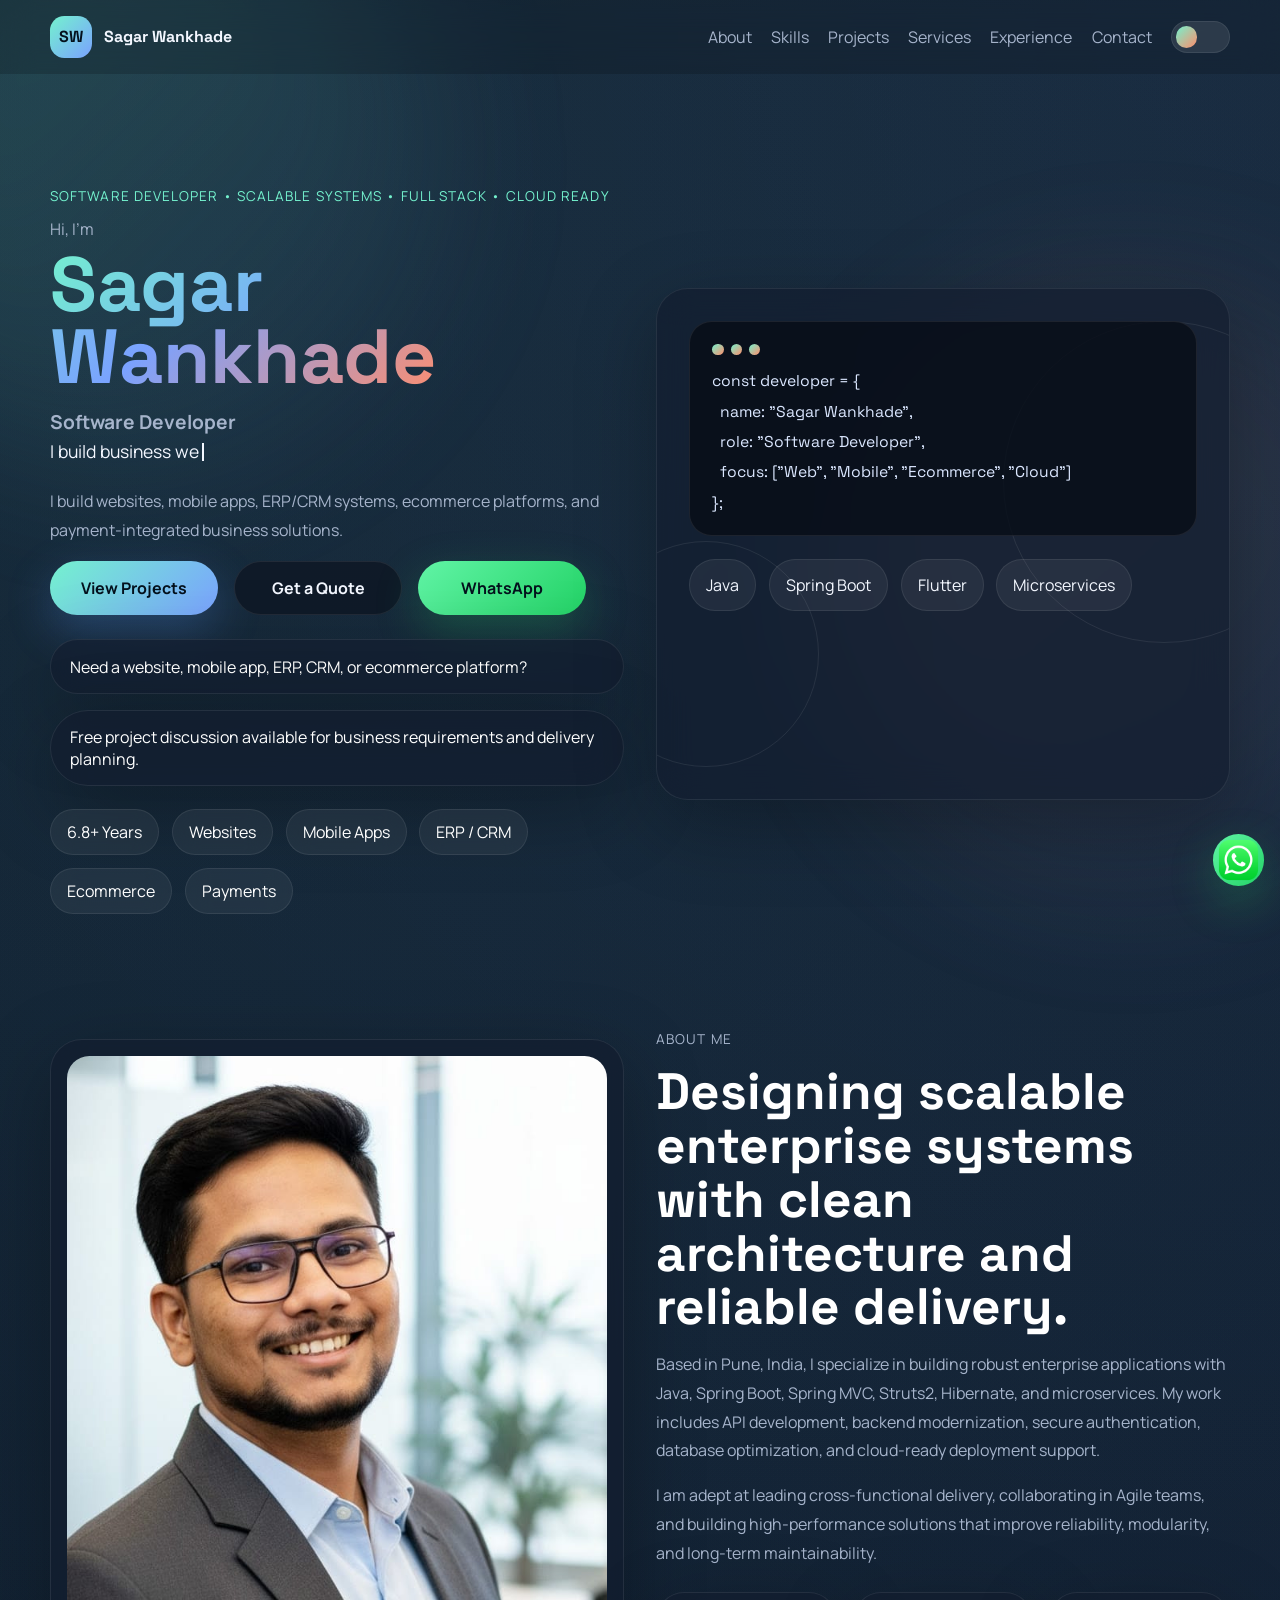
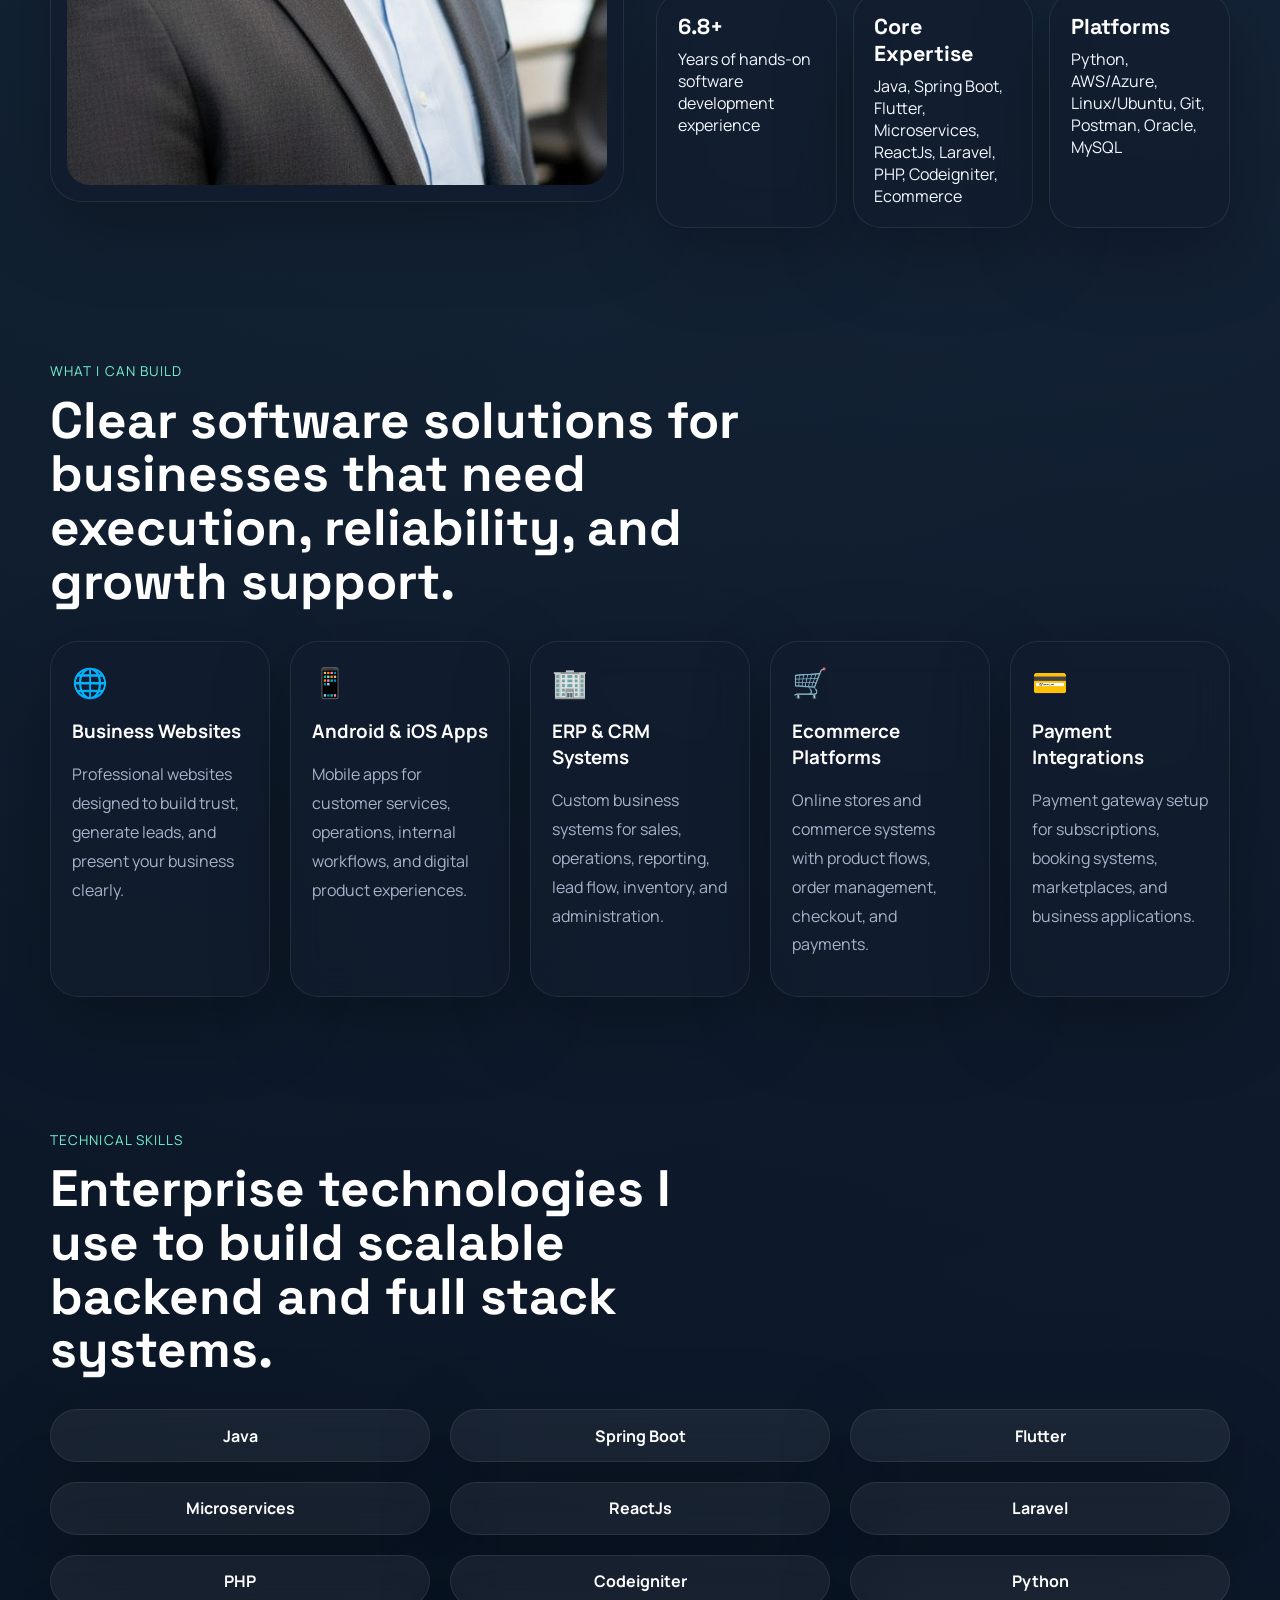
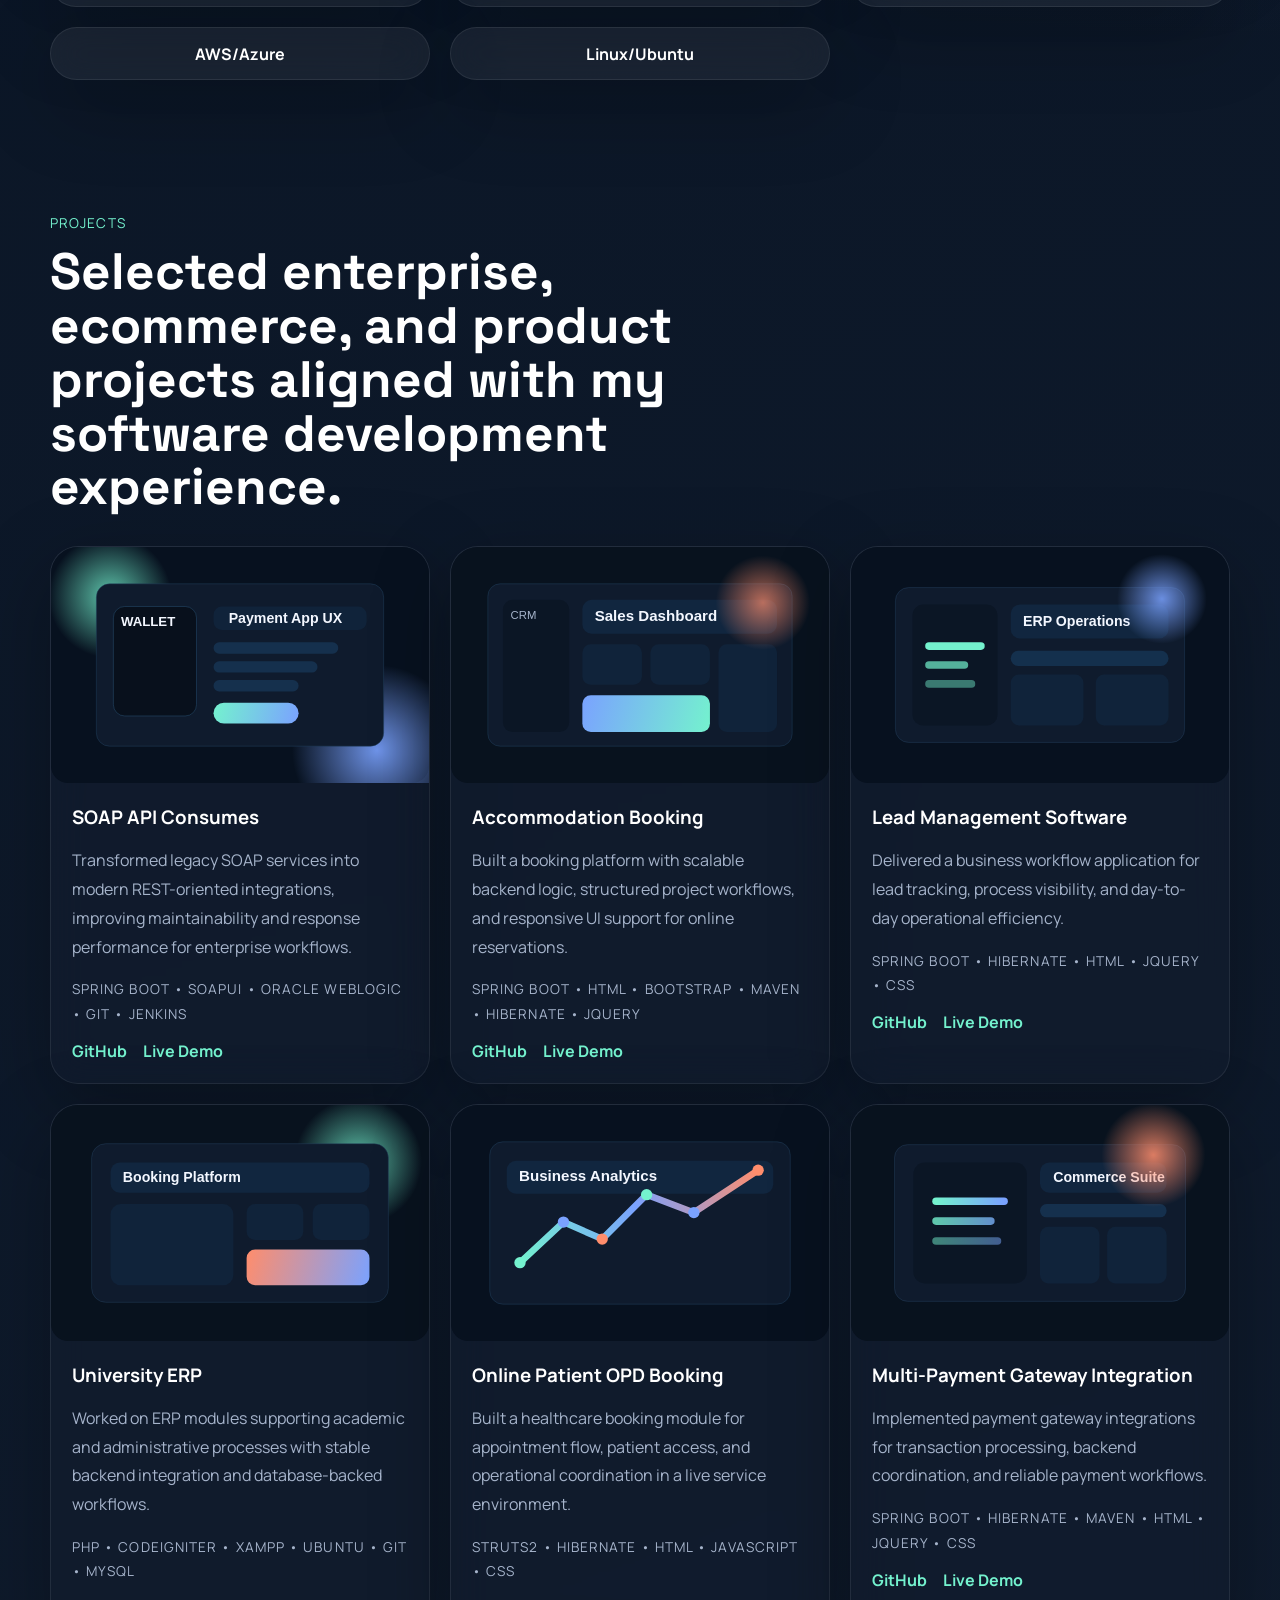
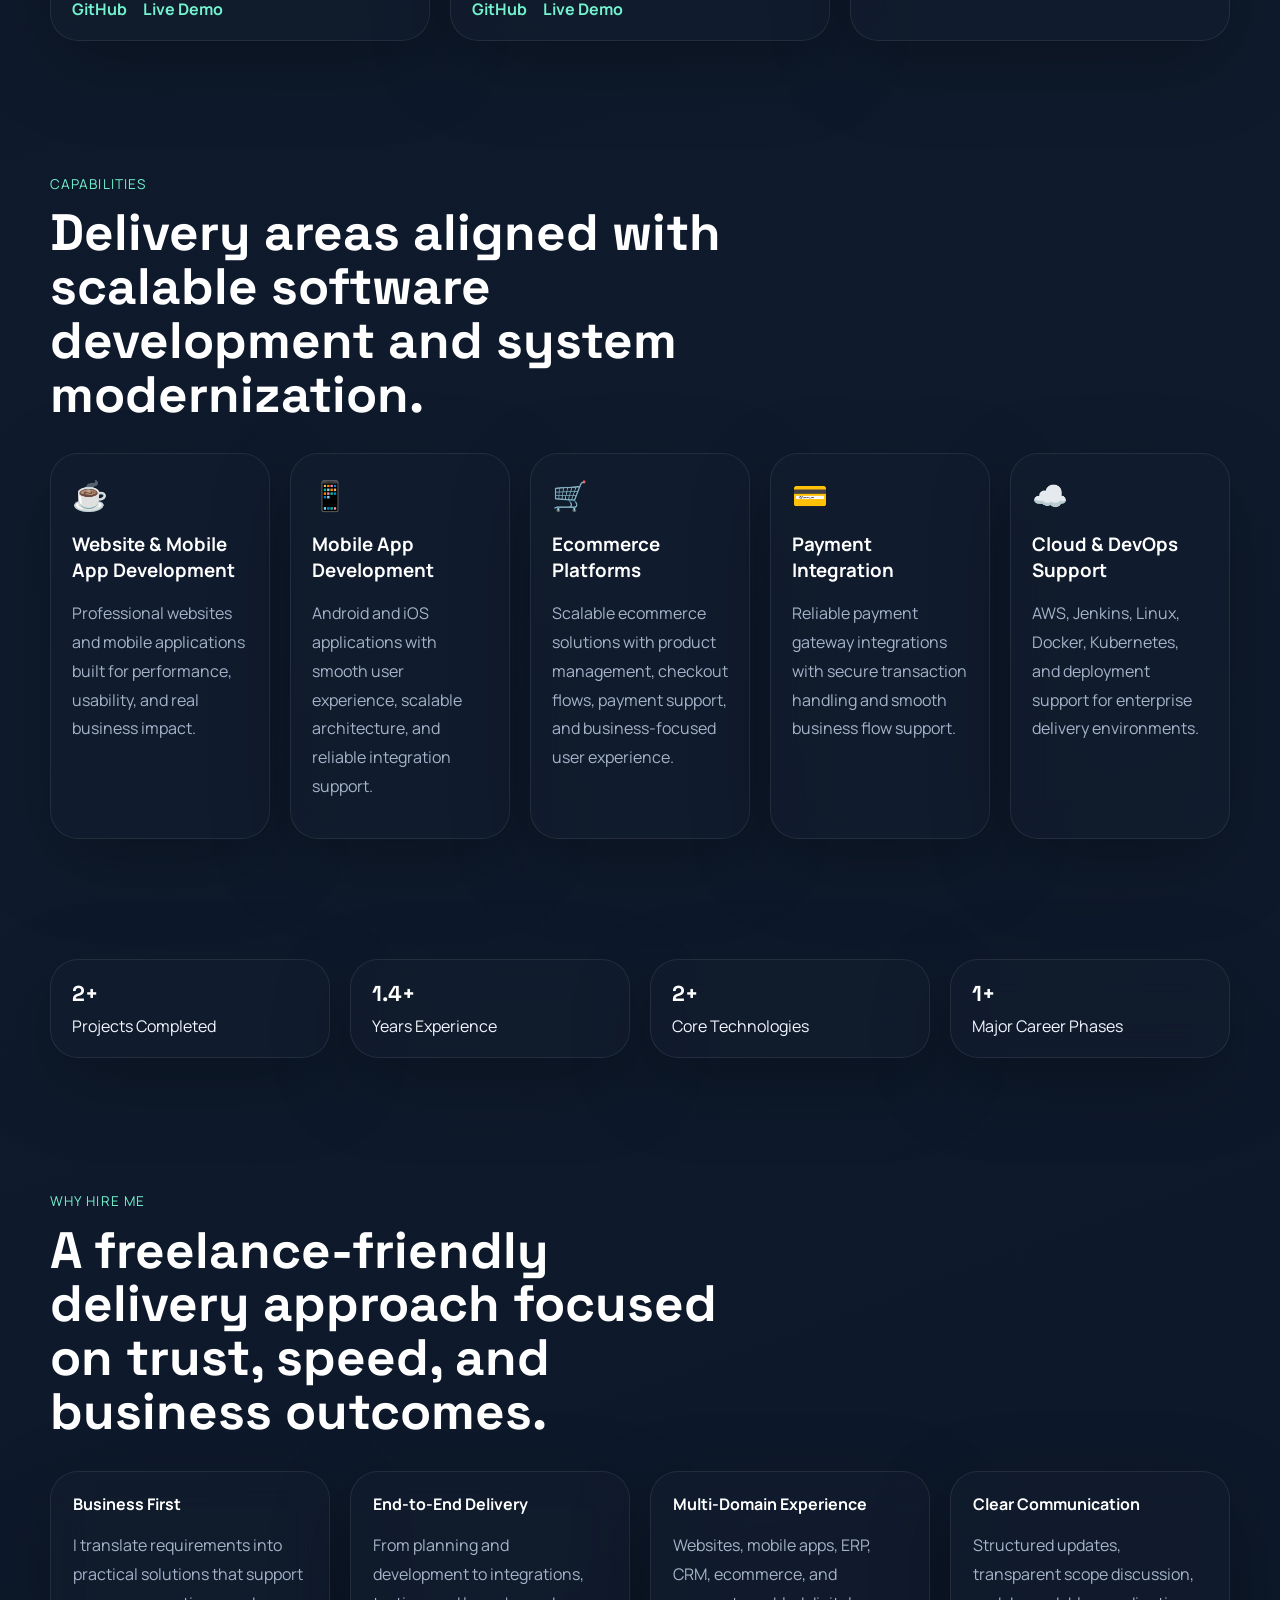
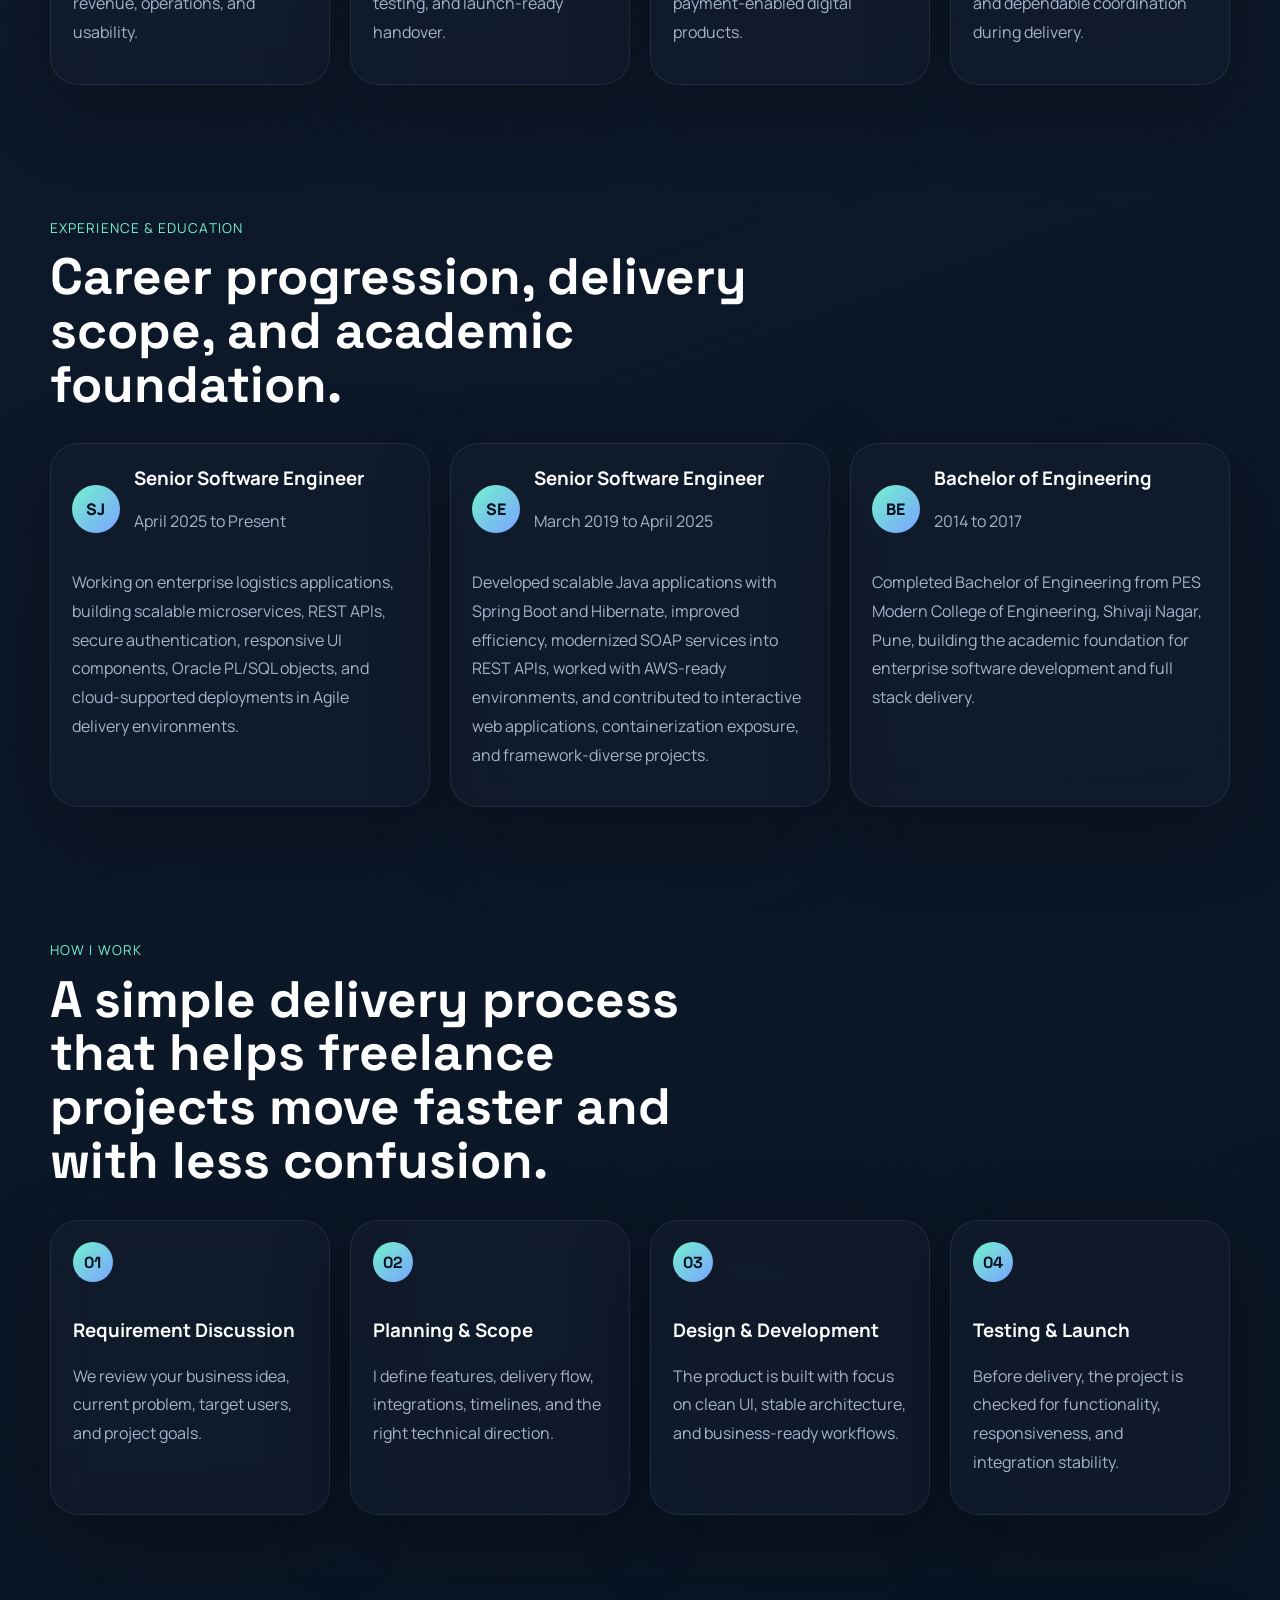
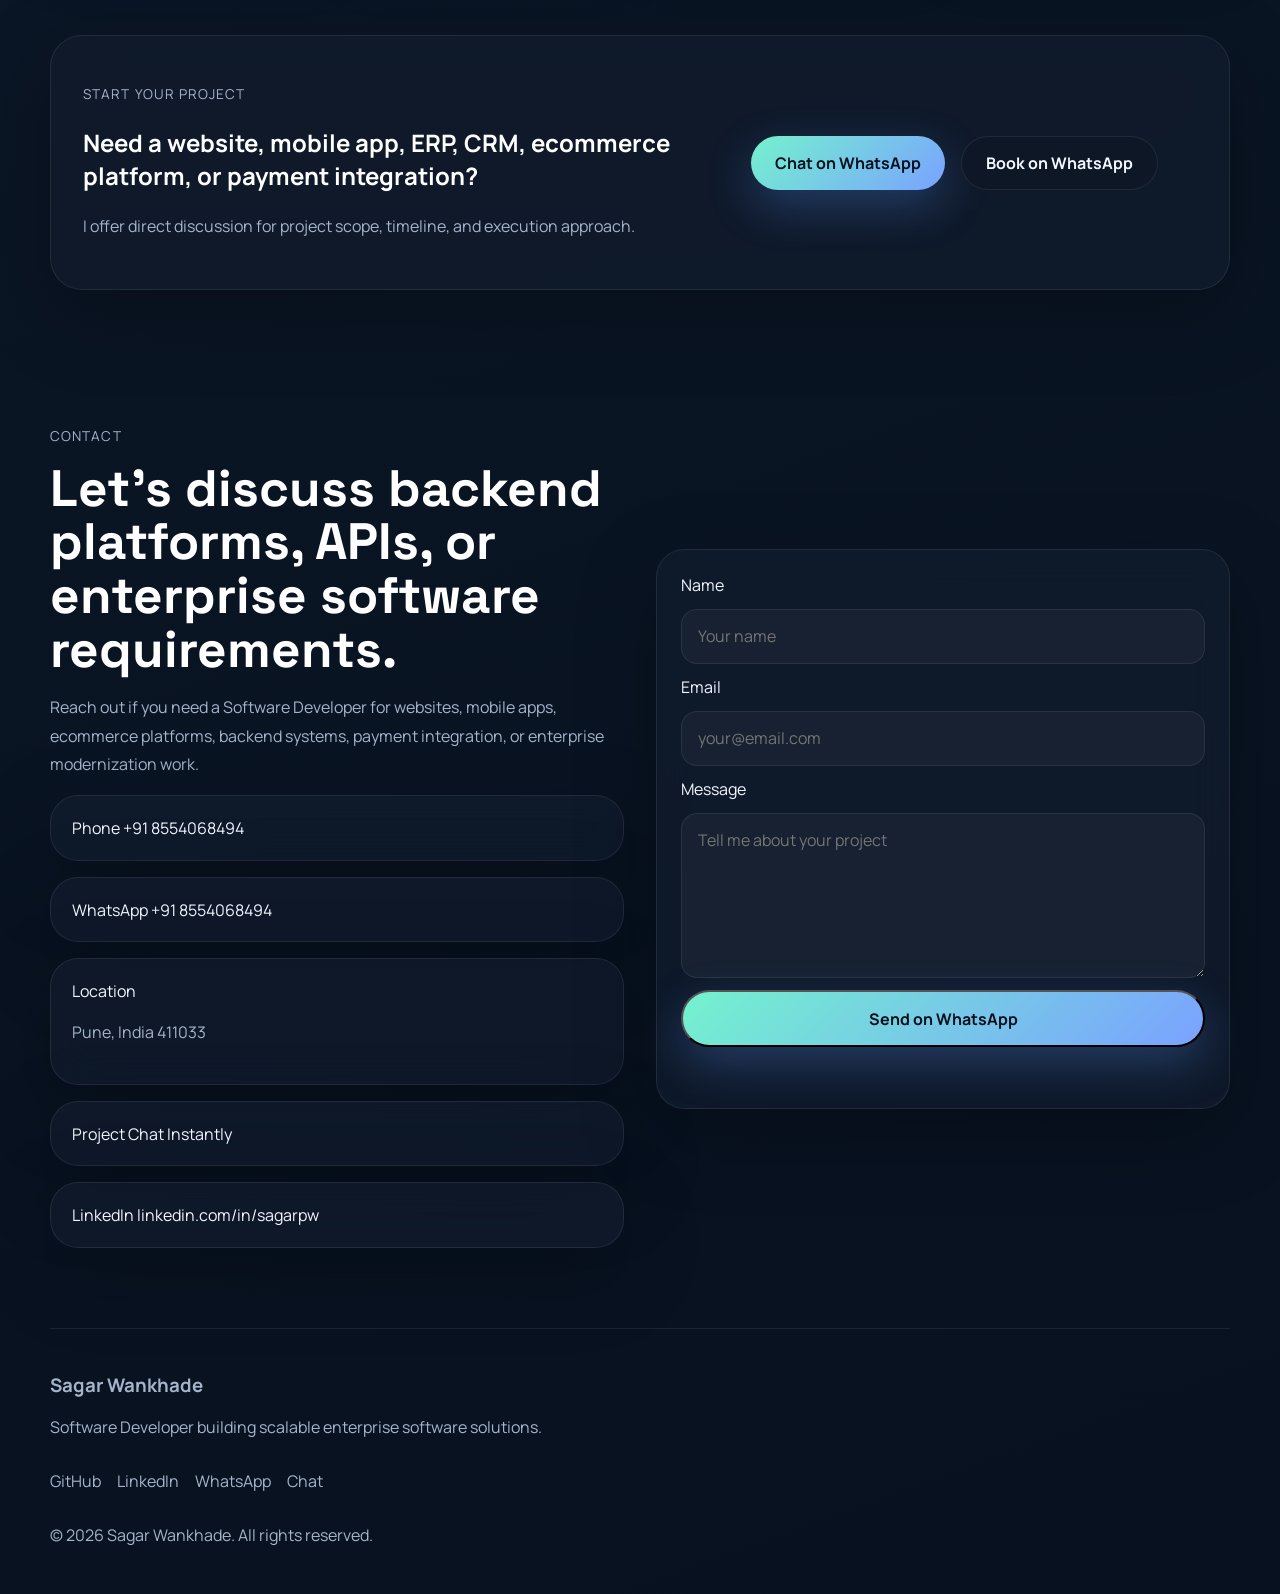
<file: index.html>
<!DOCTYPE html>
<html lang="en">
<head>
  <meta charset="UTF-8">
  <meta name="viewport" content="width=device-width, initial-scale=1.0">
  <meta name="description" content="Sagar Wankhade is a Software Developer based in Pune, India with 6.8+ years of experience building mobile apps, ERP, CRM, ecommerce platforms, websites, and payment gateway integrations.">
  <meta name="keywords" content="Sagar Wankhade, Software Developer, Mobile App Developer, Android Developer, iOS Developer, Flutter Developer, Web Developer, ERP Developer, CRM Developer, Ecommerce Developer, Payment Gateway Integration, Spring Boot-Microservices Developer, ReactJs Developer, PHP-CodeIgniter, Laravel Developer, Python Developer, Pune Developer">
  <meta name="author" content="Sagar Wankhade">
  <meta name="robots" content="index, follow">
  <link rel="canonical" href="https://sagarwankhade.github.io/portfolio/">
  <meta name="theme-color" content="#0b1020">
  <meta property="og:type" content="website">
  <meta property="og:title" content="Sagar Wankhade | Software Developer for Websites, Mobile Apps, ERP, CRM & Ecommerce">
  <meta property="og:description" content="Software Developer building mobile apps, ERP and CRM systems, websites, ecommerce platforms, digital solutions, and payment-integrated software.">
  <meta property="og:url" content="https://sagarwankhade.github.io/portfolio/">
  <meta property="og:image" content="https://sagarwankhade.github.io/portfolio/images/profile.jpg">
  <meta property="og:site_name" content="Sagar Wankhade Portfolio">
  <meta name="twitter:card" content="summary_large_image">
  <meta name="twitter:title" content="Sagar Wankhade | Software Developer for Websites, Mobile Apps, ERP, CRM & Ecommerce">
  <meta name="twitter:description" content="Software Developer building mobile apps, websites, ecommerce platforms, ERP/CRM systems, and payment-integrated solutions.">
  <meta name="twitter:image" content="https://sagarwankhade.github.io/portfolio/images/profile.jpg">
  <title>Sagar Wankhade | Software Developer for Websites, Mobile Apps, ERP, CRM & Ecommerce</title>
  <link rel="icon" href="data:image/svg+xml,%3Csvg xmlns='http://www.w3.org/2000/svg' viewBox='0 0 64 64'%3E%3Crect width='64' height='64' rx='18' fill='%23081120'/%3E%3Crect x='4' y='4' width='56' height='56' rx='16' fill='url(%23g)'/%3E%3Cpath d='M21.134 39.846C23.118 42.25 26.178 43.75 29.79 43.75C35.388 43.75 39.07 40.978 39.07 36.582C39.07 32.822 36.802 30.926 31.812 29.78L28.842 29.098C26.09 28.46 25.044 27.58 25.044 26.126C25.044 24.364 26.706 23.152 29.482 23.152C32.082 23.152 33.832 24.232 34.834 26.214L39.114 24.012C37.306 20.518 33.92 18.75 29.57 18.75C23.756 18.75 19.872 21.808 19.872 26.654C19.872 30.5 22.318 32.748 27.156 33.852L30.17 34.556C33.032 35.216 33.9 36.008 33.9 37.55C33.9 39.378 32.194 40.56 29.46 40.56C26.376 40.56 24.406 39.194 22.988 36.966L21.134 39.846Z' fill='%2304111D'/%3E%3Cdefs%3E%3ClinearGradient id='g' x1='7' y1='7' x2='57' y2='57' gradientUnits='userSpaceOnUse'%3E%3Cstop stop-color='%2374F2CE'/%3E%3Cstop offset='0.55' stop-color='%237AA2FF'/%3E%3Cstop offset='1' stop-color='%23FF8D6C'/%3E%3C/linearGradient%3E%3C/defs%3E%3C/svg%3E">
  <link rel="shortcut icon" href="favicon.svg">
  <link rel="preconnect" href="https://fonts.googleapis.com">
  <link rel="preconnect" href="https://fonts.gstatic.com" crossorigin>
  <link href="https://fonts.googleapis.com/css2?family=Space+Grotesk:wght@400;500;700&family=Manrope:wght@400;500;700;800&display=swap" rel="stylesheet">
  <link rel="stylesheet" href="style.css">
  <script type="application/ld+json">
    {
      "@context": "https://schema.org",
      "@type": "Person",
      "name": "Sagar Wankhade",
      "jobTitle": "Software Developer",
      "url": "https://sagarwankhade.github.io/portfolio/",
      "image": "https://sagarwankhade.github.io/portfolio/images/profile.jpg",
      "email": "mailto:sagarpw03@gmail.com",
      "telephone": "+91 8554068494",
      "address": {
        "@type": "PostalAddress",
        "addressLocality": "Pune",
        "addressCountry": "India",
        "postalCode": "411033"
      },
      "sameAs": [
        "https://www.linkedin.com/in/sagarpw",
        "https://github.com/sagarwankhade"
      ],
      "knowsAbout": [
        "Mobile App Development",
        "Android App Development",
        "iOS App Development",
        "Website Development",
        "ERP Systems",
        "CRM Systems",
        "Ecommerce Platforms",
        "Payment Gateway Integration",
        "Java",
        "Spring Boot",
        "Flutter",
        "ReactJs",
        "Laravel",
        "PHP",
        "Codeigniter",
        "Python",
        "AWS",
        "Azure"
      ]
    }
  </script>
</head>
<body>
  <canvas id="splashCursor" class="splash-cursor" aria-hidden="true"></canvas>
  <div class="page-shell">
    <div class="aurora aurora-one"></div>
    <div class="aurora aurora-two"></div>

    <!-- Header / Navigation -->
    <header class="site-header" id="top">
      <nav class="navbar container">
        <a class="brand" href="#hero">
          <span class="brand-mark">SW</span>
          <span class="brand-text">Sagar Wankhade</span>
        </a>

        <button class="nav-toggle" id="navToggle" aria-label="Toggle navigation" aria-expanded="false">
          <span></span>
          <span></span>
        </button>

        <div class="nav-panel" id="navPanel">
          <a href="#about">About</a>
          <a href="#skills">Skills</a>
          <a href="#projects">Projects</a>
          <a href="#services">Services</a>
          <a href="#testimonials">Experience</a>
          <a href="#contact">Contact</a>
          <button class="theme-toggle" id="themeToggle" aria-label="Toggle color theme">
            <span class="theme-toggle-track">
              <span class="theme-toggle-thumb"></span>
            </span>
          </button>
        </div>
      </nav>
    </header>

    <main>
      <!-- Hero Section -->
      <section class="hero-section" id="hero">
        <div class="container hero-grid">
          <div class="hero-copy reveal">
            <p class="eyebrow">Software Developer • Scalable Systems • Full Stack • Cloud Ready</p>
            <p class="hero-intro">Hi, I'm</p>
            <h1><span class="text-gradient">Sagar Wankhade</span></h1>
            <h2 class="hero-subtitle">Software Developer</h2>
            <p class="typing-line">
              I build <span id="typedText" class="typed-text" aria-live="polite"></span>
            </p>
            <p class="hero-description">
              I build websites, mobile apps, ERP/CRM systems, ecommerce platforms, and payment-integrated business solutions.
            </p>
            <div class="hero-actions">
              <a class="btn btn-primary" href="#projects">View Projects</a>
              <a class="btn btn-secondary" href="#contact">Get a Quote</a>
              <a class="btn btn-whatsapp" href="https://wa.me/918554068494?text=Hello%20Sagar%2C%20I%20visited%20your%20portfolio%20and%20would%20like%20to%20discuss%20a%20project%20for%20website%2C%20mobile%20app%2C%20ERP%2FCRM%2C%20ecommerce%2C%20or%20payment%20integration." target="_blank" rel="noreferrer">WhatsApp</a>
            </div>
            <div class="hero-strip reveal">
              <div class="glass-card strip-card">Need a website, mobile app, ERP, CRM, or ecommerce platform?</div>
              <div class="glass-card strip-card">Free project discussion available for business requirements and delivery planning.</div>
            </div>
            <div class="hero-trust reveal">
              <span>6.8+ Years</span>
              <span>Websites</span>
              <span>Mobile Apps</span>
              <span>ERP / CRM</span>
              <span>Ecommerce</span>
              <span>Payments</span>
            </div>
          </div>

          <div class="hero-visual reveal">
            <div class="hero-orbit glass-card">
              <div class="code-window">
                <div class="window-dots">
                  <span></span>
                  <span></span>
                  <span></span>
                </div>
                <div class="code-lines">
                  <span>const developer = {</span>
                  <span>&nbsp;&nbsp;name: "Sagar Wankhade",</span>
                  <span>&nbsp;&nbsp;role: "Software Developer",</span>
                  <span>&nbsp;&nbsp;focus: ["Web", "Mobile", "Ecommerce", "Cloud"]</span>
                  <span>};</span>
                </div>
              </div>
              <div class="floating-badges">
                <span>Java</span>
                <span>Spring Boot</span>
                <span>Flutter</span>
                <span>Microservices</span>
              </div>
            </div>
          </div>
        </div>
      </section>

      <!-- About Section -->
      <section class="section" id="about">
        <div class="container section-grid about-grid">
          <div class="about-photo reveal">
            <div class="photo-frame glass-card">
              <img src="images/profile.jpg" alt="Portrait of Sagar Wankhade">
            </div>
          </div>
          <div class="about-copy reveal">
            <p class="section-tag">About Me</p>
            <h2>Designing scalable enterprise systems with clean architecture and reliable delivery.</h2>
            <p>
              Based in Pune, India, I specialize in building robust enterprise applications with Java, Spring Boot, Spring MVC, Struts2, Hibernate, and microservices. My work includes API development, backend modernization, secure authentication, database optimization, and cloud-ready deployment support.
            </p>
            <p>
              I am adept at leading cross-functional delivery, collaborating in Agile teams, and building high-performance solutions that improve reliability, modularity, and long-term maintainability.
            </p>
            <div class="about-highlights">
              <article class="glass-card highlight-card">
                <strong>6.8+</strong>
                <span>Years of hands-on software development experience</span>
              </article>
              <article class="glass-card highlight-card">
                <strong>Core Expertise</strong>
                <span>Java, Spring Boot, Flutter, Microservices, ReactJs, Laravel, PHP, Codeigniter, Ecommerce</span>
              </article>
              <article class="glass-card highlight-card">
                <strong>Platforms</strong>
                <span>Python, AWS/Azure, Linux/Ubuntu, Git, Postman, Oracle, MySQL</span>
              </article>
            </div>
          </div>
        </div>
      </section>

      <!-- Solutions Section -->
      <section class="section" id="solutions">
        <div class="container">
          <div class="section-heading reveal">
            <p class="section-tag">What I Can Build</p>
            <h2>Clear software solutions for businesses that need execution, reliability, and growth support.</h2>
          </div>
          <div class="services-grid solutions-grid">
            <article class="service-card glass-card reveal">
              <div class="service-icon">🌐</div>
              <h3>Business Websites</h3>
              <p>Professional websites designed to build trust, generate leads, and present your business clearly.</p>
            </article>
            <article class="service-card glass-card reveal">
              <div class="service-icon">📱</div>
              <h3>Android & iOS Apps</h3>
              <p>Mobile apps for customer services, operations, internal workflows, and digital product experiences.</p>
            </article>
            <article class="service-card glass-card reveal">
              <div class="service-icon">🏢</div>
              <h3>ERP & CRM Systems</h3>
              <p>Custom business systems for sales, operations, reporting, lead flow, inventory, and administration.</p>
            </article>
            <article class="service-card glass-card reveal">
              <div class="service-icon">🛒</div>
              <h3>Ecommerce Platforms</h3>
              <p>Online stores and commerce systems with product flows, order management, checkout, and payments.</p>
            </article>
            <article class="service-card glass-card reveal">
              <div class="service-icon">💳</div>
              <h3>Payment Integrations</h3>
              <p>Payment gateway setup for subscriptions, booking systems, marketplaces, and business applications.</p>
            </article>
          </div>
        </div>
      </section>

      <!-- Skills Section -->
      <section class="section" id="skills">
        <div class="container">
          <div class="section-heading reveal">
            <p class="section-tag">Technical Skills</p>
            <h2>Enterprise technologies I use to build scalable backend and full stack systems.</h2>
          </div>
          <div class="skills-grid reveal">
            <div class="skill-badge glass-card">Java</div>
            <div class="skill-badge glass-card">Spring Boot</div>
            <div class="skill-badge glass-card">Flutter</div>
            <div class="skill-badge glass-card">Microservices</div>
            <div class="skill-badge glass-card">ReactJs</div>
            <div class="skill-badge glass-card">Laravel</div>
            <div class="skill-badge glass-card">PHP</div>
            <div class="skill-badge glass-card">Codeigniter</div>
            <div class="skill-badge glass-card">Python</div>
            <div class="skill-badge glass-card">AWS/Azure</div>
            <div class="skill-badge glass-card">Linux/Ubuntu</div>
          </div>
        </div>
      </section>

      <!-- Projects Section -->
      <section class="section" id="projects">
        <div class="container">
          <div class="section-heading reveal">
            <p class="section-tag">Projects</p>
            <h2>Selected enterprise, ecommerce, and product projects aligned with my software development experience.</h2>
          </div>
          <!-- Replace placeholder project/social URLs with your real links before publishing. -->
          <div class="projects-grid">
            <article class="project-card glass-card reveal">
              <img src="images/project-fintech.svg" alt="Fintech mobile app project">
              <div class="project-content">
                <h3>SOAP API Consumes</h3>
                <p>Transformed legacy SOAP services into modern REST-oriented integrations, improving maintainability and response performance for enterprise workflows.</p>
                <p class="project-tech">Spring Boot • SoapUI • Oracle WebLogic • Git • Jenkins</p>
                <div class="project-links">
                  <a href="https://github.com/" target="_blank" rel="noreferrer">GitHub</a>
                  <a href="#contact">Live Demo</a>
                </div>
              </div>
            </article>
            <article class="project-card glass-card reveal">
              <img src="images/project-crm.svg" alt="CRM dashboard project">
              <div class="project-content">
                <h3>Accommodation Booking</h3>
                <p>Built a booking platform with scalable backend logic, structured project workflows, and responsive UI support for online reservations.</p>
                <p class="project-tech">Spring Boot • HTML • Bootstrap • Maven • Hibernate • jQuery</p>
                <div class="project-links">
                  <a href="https://github.com/" target="_blank" rel="noreferrer">GitHub</a>
                  <a href="#contact">Live Demo</a>
                </div>
              </div>
            </article>
            <article class="project-card glass-card reveal">
              <img src="images/project-erp.svg" alt="ERP system project">
              <div class="project-content">
                <h3>Lead Management Software</h3>
                <p>Delivered a business workflow application for lead tracking, process visibility, and day-to-day operational efficiency.</p>
                <p class="project-tech">Spring Boot • Hibernate • HTML • jQuery • CSS</p>
                <div class="project-links">
                  <a href="https://github.com/" target="_blank" rel="noreferrer">GitHub</a>
                  <a href="#contact">Live Demo</a>
                </div>
              </div>
            </article>
            <article class="project-card glass-card reveal">
              <img src="images/project-booking.svg" alt="Booking platform project">
              <div class="project-content">
                <h3>University ERP</h3>
                <p>Worked on ERP modules supporting academic and administrative processes with stable backend integration and database-backed workflows.</p>
                <p class="project-tech">PHP • CodeIgniter • XAMPP • Ubuntu • Git • MySQL</p>
                <div class="project-links">
                  <a href="https://github.com/" target="_blank" rel="noreferrer">GitHub</a>
                  <a href="#contact">Live Demo</a>
                </div>
              </div>
            </article>
            <article class="project-card glass-card reveal">
              <img src="images/project-analytics.svg" alt="Analytics platform project">
              <div class="project-content">
                <h3>Online Patient OPD Booking</h3>
                <p>Built a healthcare booking module for appointment flow, patient access, and operational coordination in a live service environment.</p>
                <p class="project-tech">Struts2 • Hibernate • HTML • JavaScript • CSS</p>
                <div class="project-links">
                  <a href="https://github.com/" target="_blank" rel="noreferrer">GitHub</a>
                  <a href="#contact">Live Demo</a>
                </div>
              </div>
            </article>
            <article class="project-card glass-card reveal">
              <img src="images/project-commerce.svg" alt="Commerce app project">
              <div class="project-content">
                <h3>Multi-Payment Gateway Integration</h3>
                <p>Implemented payment gateway integrations for transaction processing, backend coordination, and reliable payment workflows.</p>
                <p class="project-tech">Spring Boot • Hibernate • Maven • HTML • jQuery • CSS</p>
                <div class="project-links">
                  <a href="https://github.com/" target="_blank" rel="noreferrer">GitHub</a>
                  <a href="#contact">Live Demo</a>
                </div>
              </div>
            </article>
          </div>
        </div>
      </section>

      <!-- Services Section -->
      <section class="section" id="services">
        <div class="container">
          <div class="section-heading reveal">
            <p class="section-tag">Capabilities</p>
            <h2>Delivery areas aligned with scalable software development and system modernization.</h2>
          </div>
          <div class="services-grid">
            <article class="service-card glass-card reveal">
              <div class="service-icon">☕</div>
              <h3>Website & Mobile App Development</h3>
              <p>Professional websites and mobile applications built for performance, usability, and real business impact.</p>
            </article>
            <article class="service-card glass-card reveal">
              <div class="service-icon">📱</div>
              <h3>Mobile App Development</h3>
              <p>Android and iOS applications with smooth user experience, scalable architecture, and reliable integration support.</p>
            </article>
            <article class="service-card glass-card reveal">
              <div class="service-icon">🛒</div>
              <h3>Ecommerce Platforms</h3>
              <p>Scalable ecommerce solutions with product management, checkout flows, payment support, and business-focused user experience.</p>
            </article>
            <article class="service-card glass-card reveal">
              <div class="service-icon">💳</div>
              <h3>Payment Integration</h3>
              <p>Reliable payment gateway integrations with secure transaction handling and smooth business flow support.</p>
            </article>
            <article class="service-card glass-card reveal">
              <div class="service-icon">☁️</div>
              <h3>Cloud & DevOps Support</h3>
              <p>AWS, Jenkins, Linux, Docker, Kubernetes, and deployment support for enterprise delivery environments.</p>
            </article>
          </div>
        </div>
      </section>

      <!-- Statistics Section -->
      <section class="section" id="stats">
        <div class="container">
          <div class="stats-grid">
            <article class="stat-card glass-card reveal">
              <strong class="counter" data-target="10">0</strong>
              <span>Projects Completed</span>
            </article>
            <article class="stat-card glass-card reveal">
              <strong class="counter" data-target="6.8">0</strong>
              <span>Years Experience</span>
            </article>
            <article class="stat-card glass-card reveal">
              <strong class="counter" data-target="12">0</strong>
              <span>Core Technologies</span>
            </article>
            <article class="stat-card glass-card reveal">
              <strong class="counter" data-target="2">0</strong>
              <span>Major Career Phases</span>
            </article>
          </div>
        </div>
      </section>

      <!-- Trust Section -->
      <section class="section" id="trust">
        <div class="container">
          <div class="section-heading reveal">
            <p class="section-tag">Why Hire Me</p>
            <h2>A freelance-friendly delivery approach focused on trust, speed, and business outcomes.</h2>
          </div>
          <div class="trust-grid">
            <article class="glass-card trust-card reveal">
              <strong>Business First</strong>
              <p>I translate requirements into practical solutions that support revenue, operations, and usability.</p>
            </article>
            <article class="glass-card trust-card reveal">
              <strong>End-to-End Delivery</strong>
              <p>From planning and development to integrations, testing, and launch-ready handover.</p>
            </article>
            <article class="glass-card trust-card reveal">
              <strong>Multi-Domain Experience</strong>
              <p>Websites, mobile apps, ERP, CRM, ecommerce, and payment-enabled digital products.</p>
            </article>
            <article class="glass-card trust-card reveal">
              <strong>Clear Communication</strong>
              <p>Structured updates, transparent scope discussion, and dependable coordination during delivery.</p>
            </article>
          </div>
        </div>
      </section>

      <!-- Experience Section -->
      <section class="section" id="testimonials">
        <div class="container">
          <div class="section-heading reveal">
            <p class="section-tag">Experience & Education</p>
            <h2>Career progression, delivery scope, and academic foundation.</h2>
          </div>
          <div class="testimonials-grid">
            <article class="testimonial-card glass-card reveal">
              <div class="testimonial-head">
                <div class="avatar">SJ</div>
                <div>
                  <h3>Senior Software Engineer</h3>
                  <p>April 2025 to Present</p>
                </div>
              </div>
              <p>Working on enterprise logistics applications, building scalable microservices, REST APIs, secure authentication, responsive UI components, Oracle PL/SQL objects, and cloud-supported deployments in Agile delivery environments.</p>
            </article>
            <article class="testimonial-card glass-card reveal">
              <div class="testimonial-head">
                <div class="avatar">SE</div>
                <div>
                  <h3>Senior Software Engineer</h3>
                  <p>March 2019 to April 2025</p>
                </div>
              </div>
              <p>Developed scalable Java applications with Spring Boot and Hibernate, improved efficiency, modernized SOAP services into REST APIs, worked with AWS-ready environments, and contributed to interactive web applications, containerization exposure, and framework-diverse projects.</p>
            </article>
            <article class="testimonial-card glass-card reveal">
              <div class="testimonial-head">
                <div class="avatar">BE</div>
                <div>
                  <h3>Bachelor of Engineering</h3>
                  <p>2014 to 2017</p>
                </div>
              </div>
              <p>Completed Bachelor of Engineering from PES Modern College of Engineering, Shivaji Nagar, Pune, building the academic foundation for enterprise software development and full stack delivery.</p>
            </article>
          </div>
        </div>
      </section>

      <!-- Process Section -->
      <section class="section" id="process">
        <div class="container">
          <div class="section-heading reveal">
            <p class="section-tag">How I Work</p>
            <h2>A simple delivery process that helps freelance projects move faster and with less confusion.</h2>
          </div>
          <div class="process-grid">
            <article class="glass-card process-card reveal">
              <span>01</span>
              <h3>Requirement Discussion</h3>
              <p>We review your business idea, current problem, target users, and project goals.</p>
            </article>
            <article class="glass-card process-card reveal">
              <span>02</span>
              <h3>Planning & Scope</h3>
              <p>I define features, delivery flow, integrations, timelines, and the right technical direction.</p>
            </article>
            <article class="glass-card process-card reveal">
              <span>03</span>
              <h3>Design & Development</h3>
              <p>The product is built with focus on clean UI, stable architecture, and business-ready workflows.</p>
            </article>
            <article class="glass-card process-card reveal">
              <span>04</span>
              <h3>Testing & Launch</h3>
              <p>Before delivery, the project is checked for functionality, responsiveness, and integration stability.</p>
            </article>
          </div>
        </div>
      </section>

      <!-- CTA Section -->
      <section class="section" id="cta">
        <div class="container">
          <div class="glass-card cta-banner reveal">
            <div>
              <p class="section-tag">Start Your Project</p>
              <h2>Need a website, mobile app, ERP, CRM, ecommerce platform, or payment integration?</h2>
              <p>I offer direct discussion for project scope, timeline, and execution approach.</p>
            </div>
            <div class="hero-actions">
              <a class="btn btn-primary" href="https://wa.me/918554068494?text=Hello%20Sagar%2C%20I%20visited%20your%20portfolio%20and%20would%20like%20to%20discuss%20a%20project%20for%20website%2C%20mobile%20app%2C%20ERP%2FCRM%2C%20ecommerce%2C%20or%20payment%20integration." target="_blank" rel="noreferrer">Chat on WhatsApp</a>
              <a class="btn btn-secondary" href="https://wa.me/918554068494?text=Hello%20Sagar%2C%20I%20want%20to%20book%20a%20free%20consultation%20to%20discuss%20my%20project." target="_blank" rel="noreferrer">Book on WhatsApp</a>
            </div>
          </div>
        </div>
      </section>

      <!-- Contact Section -->
      <section class="section" id="contact">
        <div class="container contact-grid">
          <div class="contact-copy reveal">
            <p class="section-tag">Contact</p>
            <h2>Let’s discuss backend platforms, APIs, or enterprise software requirements.</h2>
            <p>
              Reach out if you need a Software Developer for websites, mobile apps, ecommerce platforms, backend systems, payment integration, or enterprise modernization work.
            </p>
            <div class="contact-cards">
              <div class="glass-card contact-card">
                <span>Phone</span>
                <a href="tel:+918554068494">+91 8554068494</a>
              </div>
              <div class="glass-card contact-card">
                <span>WhatsApp</span>
                <a href="https://wa.me/918554068494?text=Hello%20Sagar%2C%20I%20would%20like%20to%20discuss%20my%20project%20on%20WhatsApp." target="_blank" rel="noreferrer">+91 8554068494</a>
              </div>
              <div class="glass-card contact-card">
                <span>Location</span>
                <p>Pune, India 411033</p>
              </div>
              <div class="glass-card contact-card">
                <span>Project Chat</span>
                <a href="https://wa.me/918554068494?text=Hello%20Sagar%2C%20I%20visited%20your%20portfolio%20and%20would%20like%20to%20discuss%20a%20project%20for%20website%2C%20mobile%20app%2C%20ERP%2FCRM%2C%20ecommerce%2C%20or%20payment%20integration." target="_blank" rel="noreferrer">Instantly</a>
              </div>
              <div class="glass-card contact-card">
                <span>LinkedIn</span>
                <a href="https://www.linkedin.com/in/sagarpw" target="_blank" rel="noreferrer">linkedin.com/in/sagarpw</a>
              </div>
            </div>
          </div>

          <form class="contact-form glass-card reveal" id="contactForm">
            <label for="name">Name</label>
            <input id="name" name="name" type="text" placeholder="Your name" required>

            <label for="email">Email</label>
            <input id="email" name="email" type="email" placeholder="your@email.com" required>

            <label for="message">Message</label>
            <textarea id="message" name="message" rows="6" placeholder="Tell me about your project" required></textarea>

            <button class="btn btn-primary" type="submit">Send on WhatsApp</button>
            <p class="form-feedback" id="formFeedback" aria-live="polite"></p>
          </form>
        </div>
      </section>
    </main>

    <!-- Footer -->
    <footer class="site-footer">
      <div class="container footer-content">
        <div>
          <h3>Sagar Wankhade</h3>
          <p>Software Developer building scalable enterprise software solutions.</p>
        </div>
        <div class="footer-links">
          <a href="https://github.com/" target="_blank" rel="noreferrer">GitHub</a>
          <a href="https://www.linkedin.com/in/sagarpw" target="_blank" rel="noreferrer">LinkedIn</a>
          <a href="https://wa.me/918554068494?text=Hello%20Sagar%2C%20I%20visited%20your%20portfolio%20and%20would%20like%20to%20discuss%20a%20project%20for%20website%2C%20mobile%20app%2C%20ERP%2FCRM%2C%20ecommerce%2C%20or%20payment%20integration." target="_blank" rel="noreferrer">WhatsApp</a>
          <a href="https://wa.me/918554068494?text=Hello%20Sagar%2C%20I%20visited%20your%20portfolio%20and%20would%20like%20to%20connect." target="_blank" rel="noreferrer">Chat</a>
        </div>
        <p>© <span id="currentYear"></span> Sagar Wankhade. All rights reserved.</p>
      </div>
    </footer>
  </div>

  <a class="whatsapp-float" href="https://wa.me/918554068494?text=Hello%20Sagar%2C%20I%20visited%20your%20portfolio%20and%20would%20like%20to%20discuss%20a%20project%20for%20website%2C%20mobile%20app%2C%20ERP%2FCRM%2C%20ecommerce%2C%20or%20payment%20integration." target="_blank" rel="noreferrer" aria-label="Chat on WhatsApp">
    <img src="images/whatsapp.png" alt="" aria-hidden="true">
  </a>

  <script src="script.js"></script>
</body>
</html>
</file>
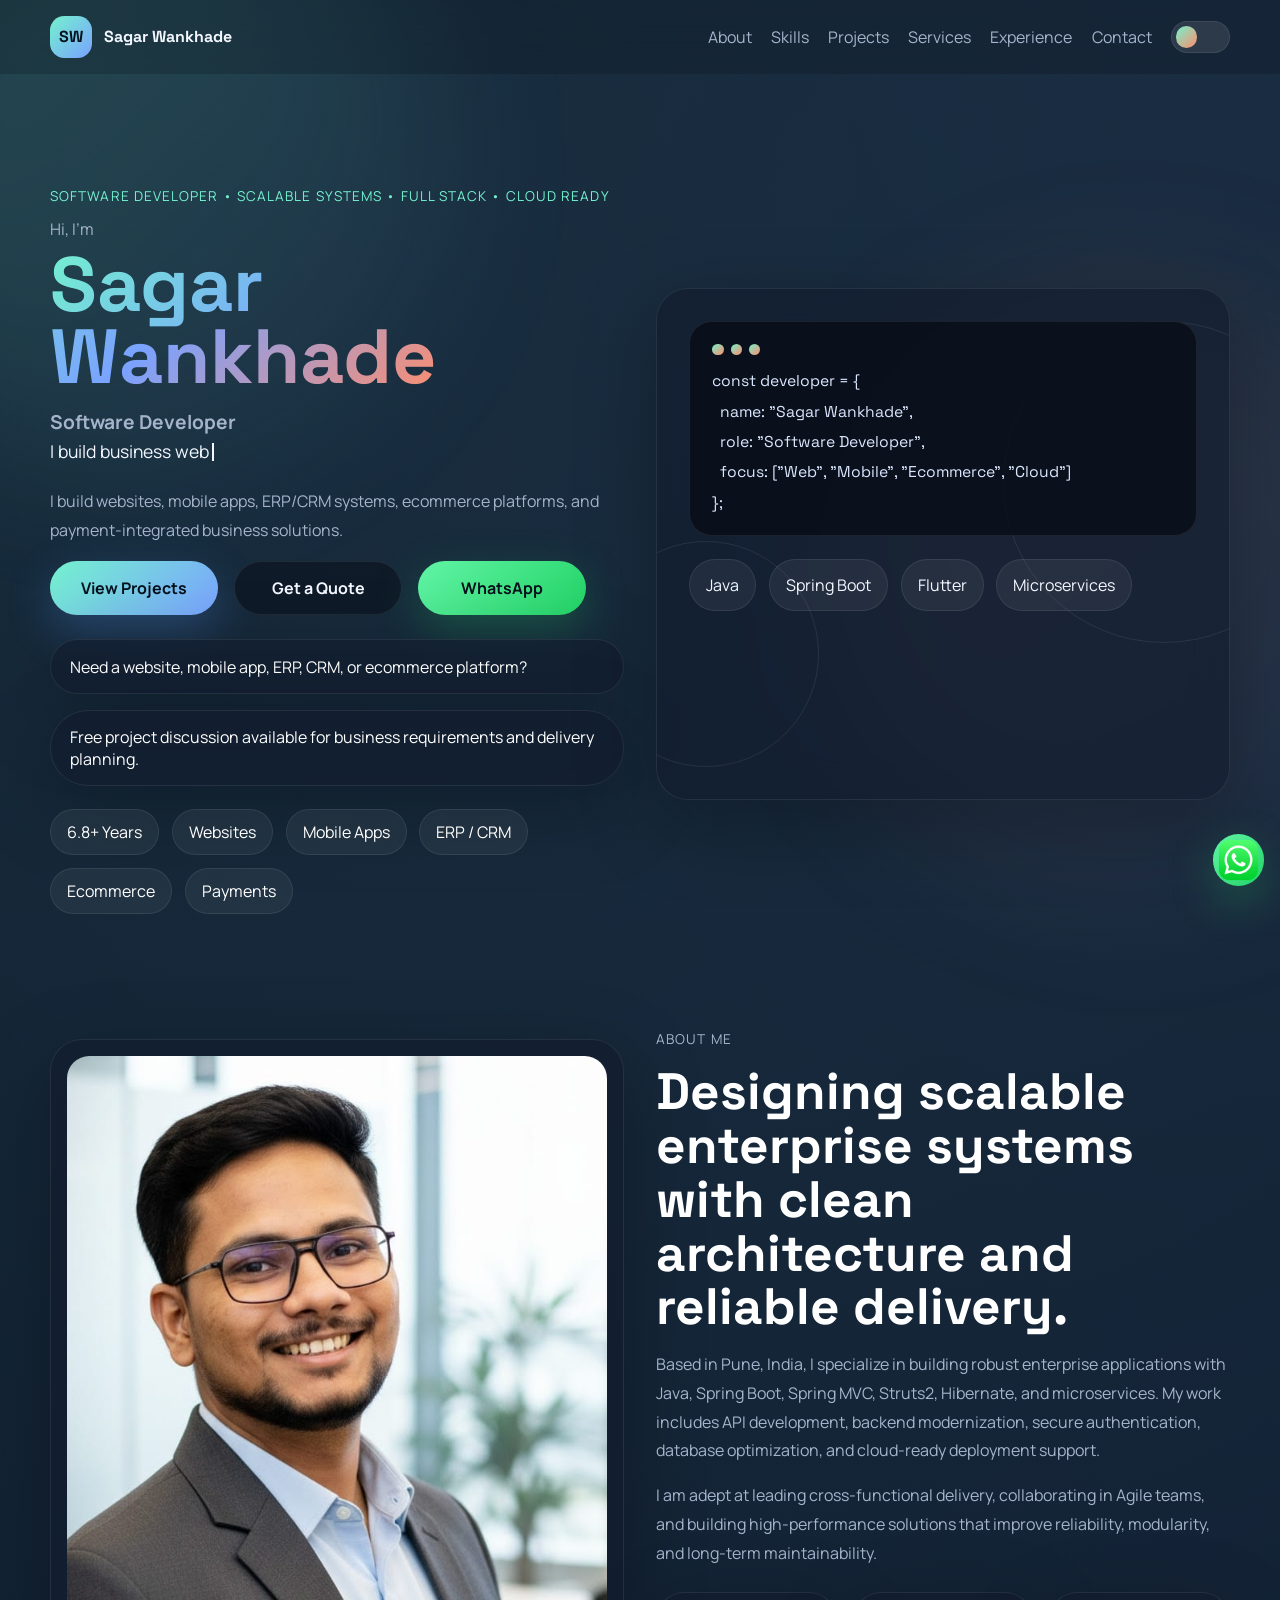
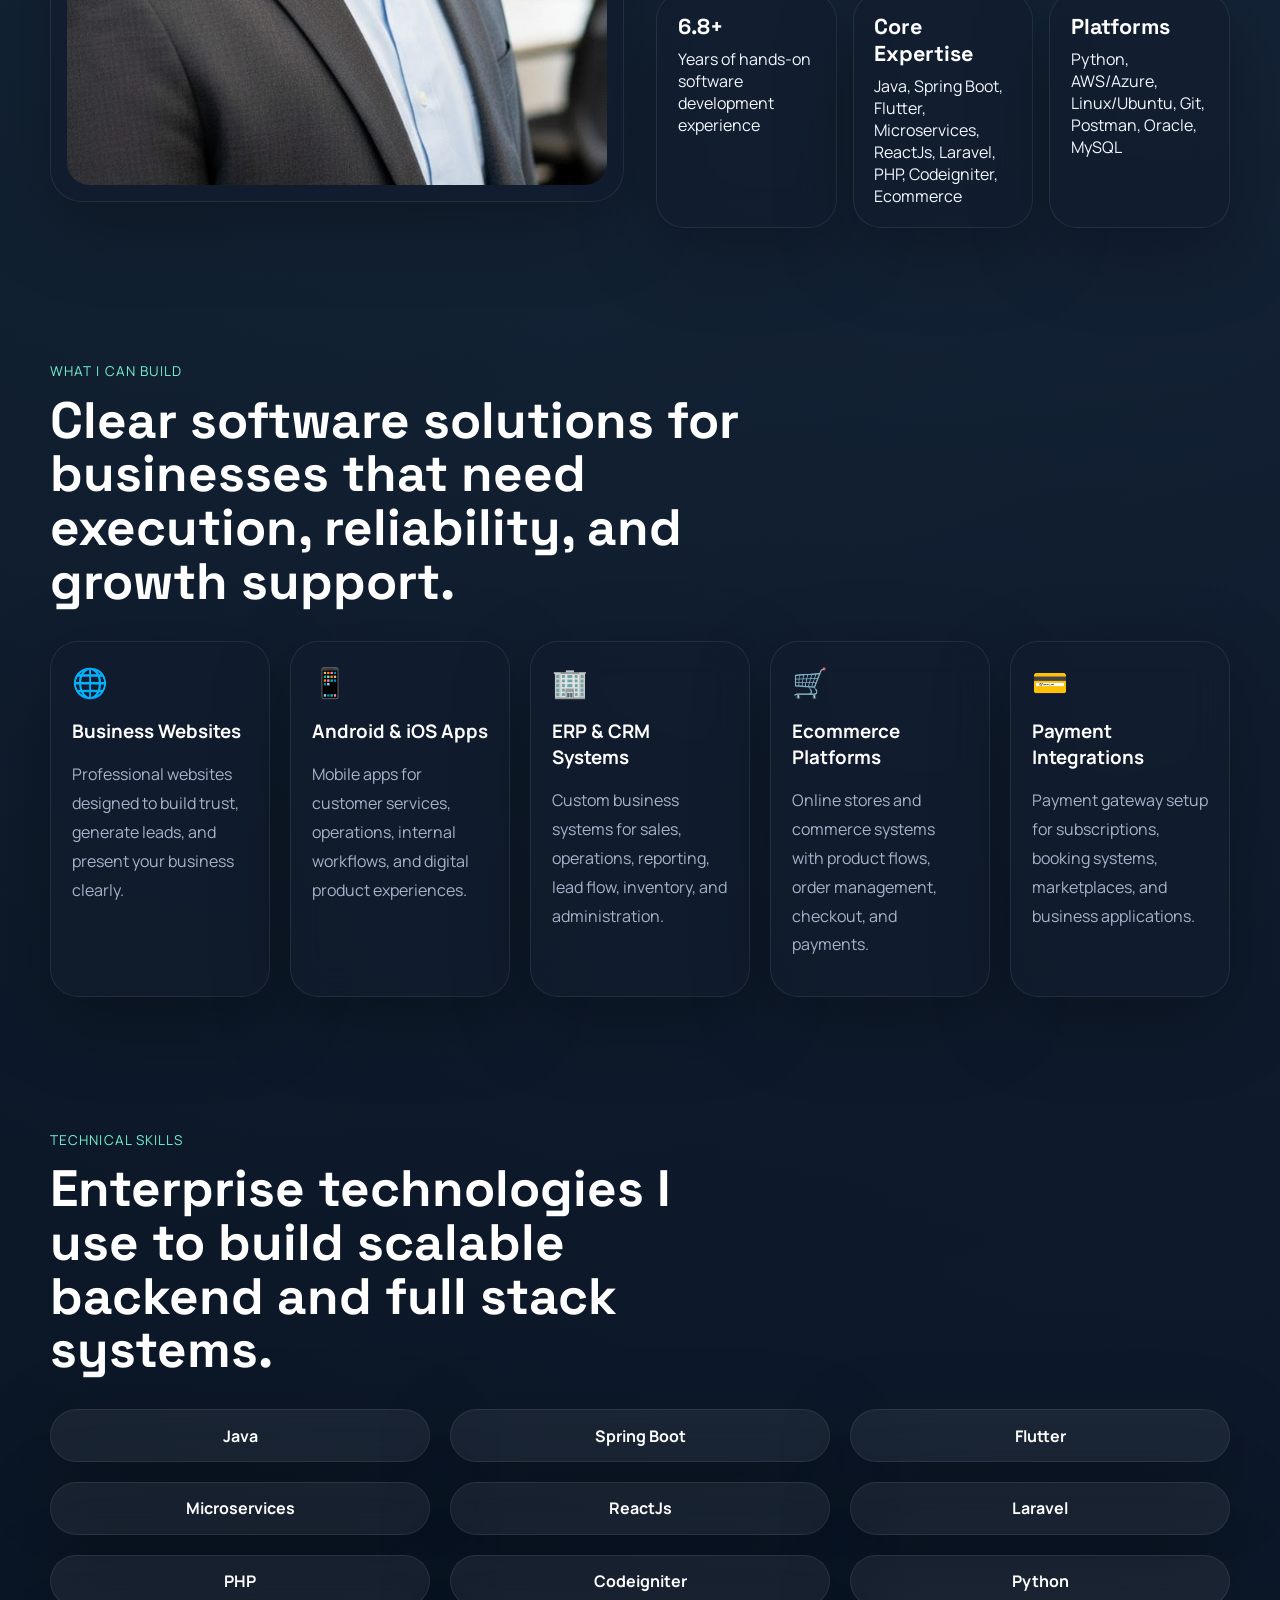
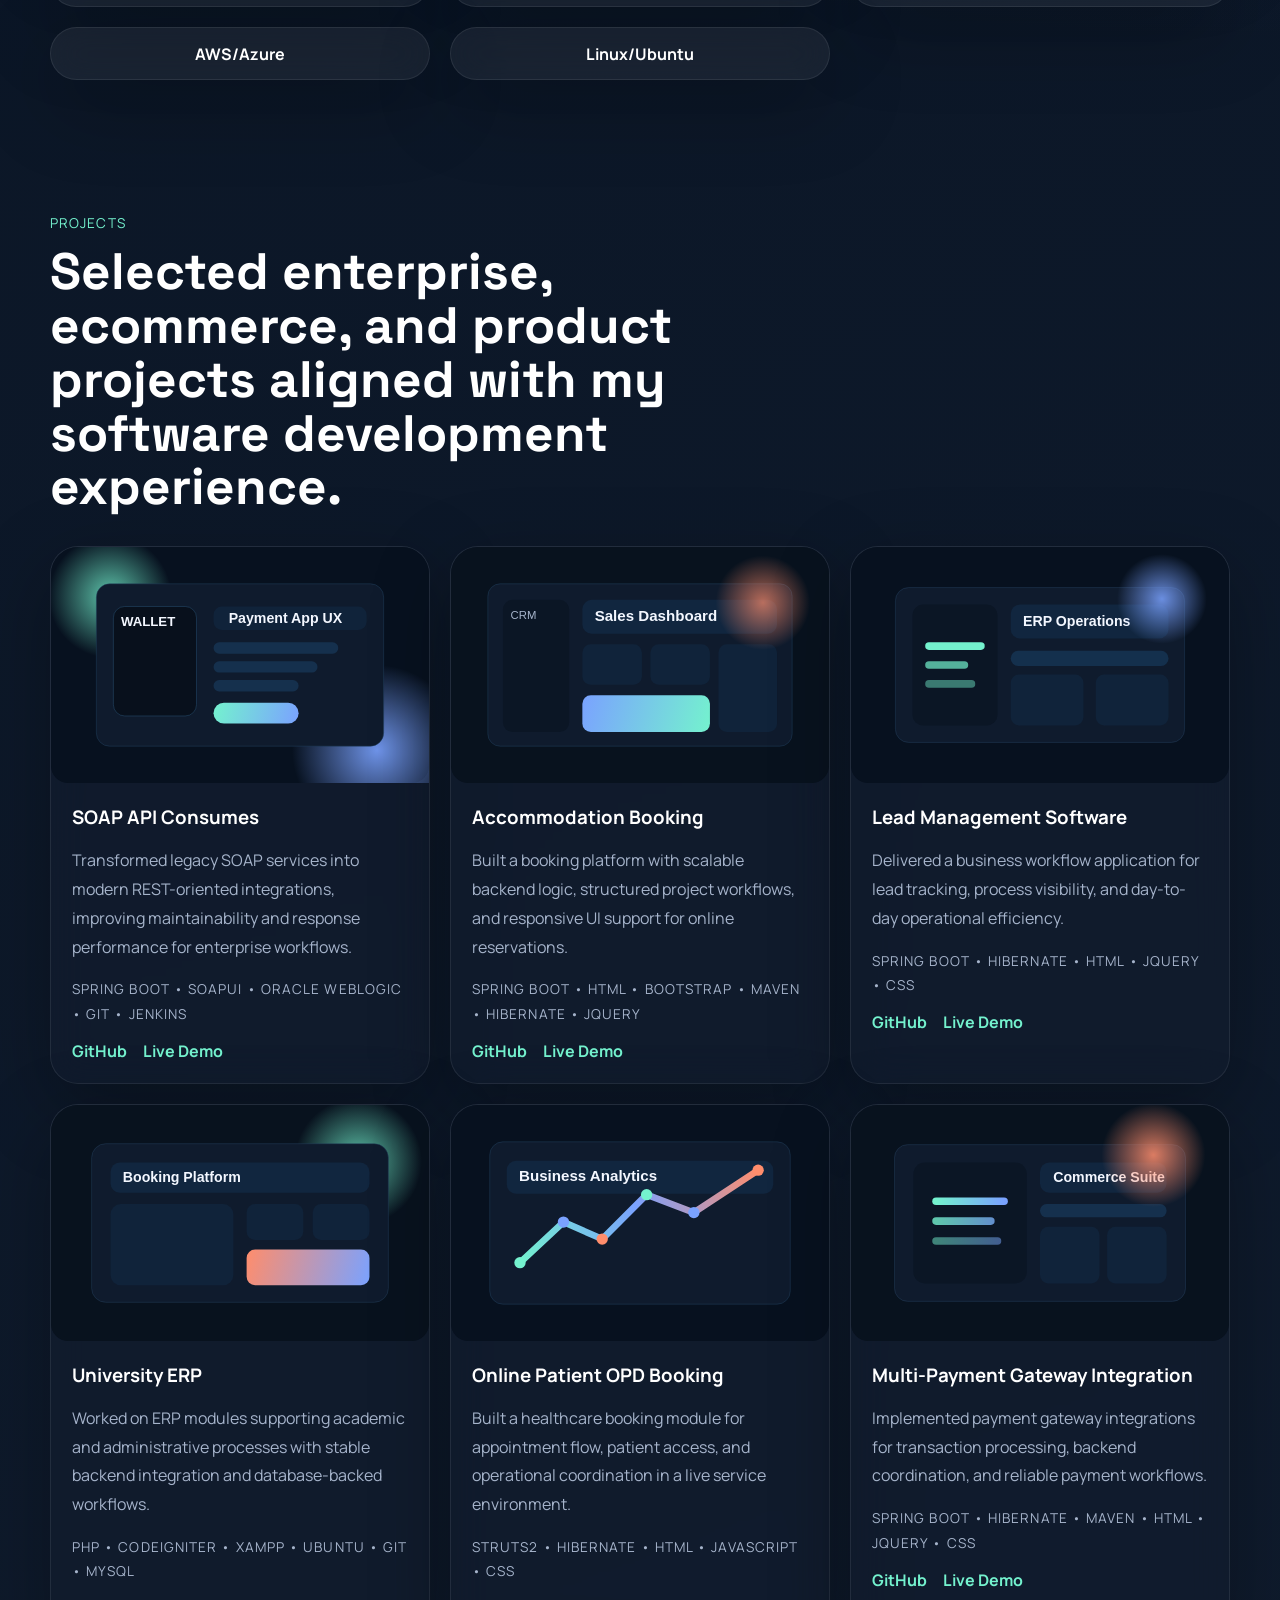
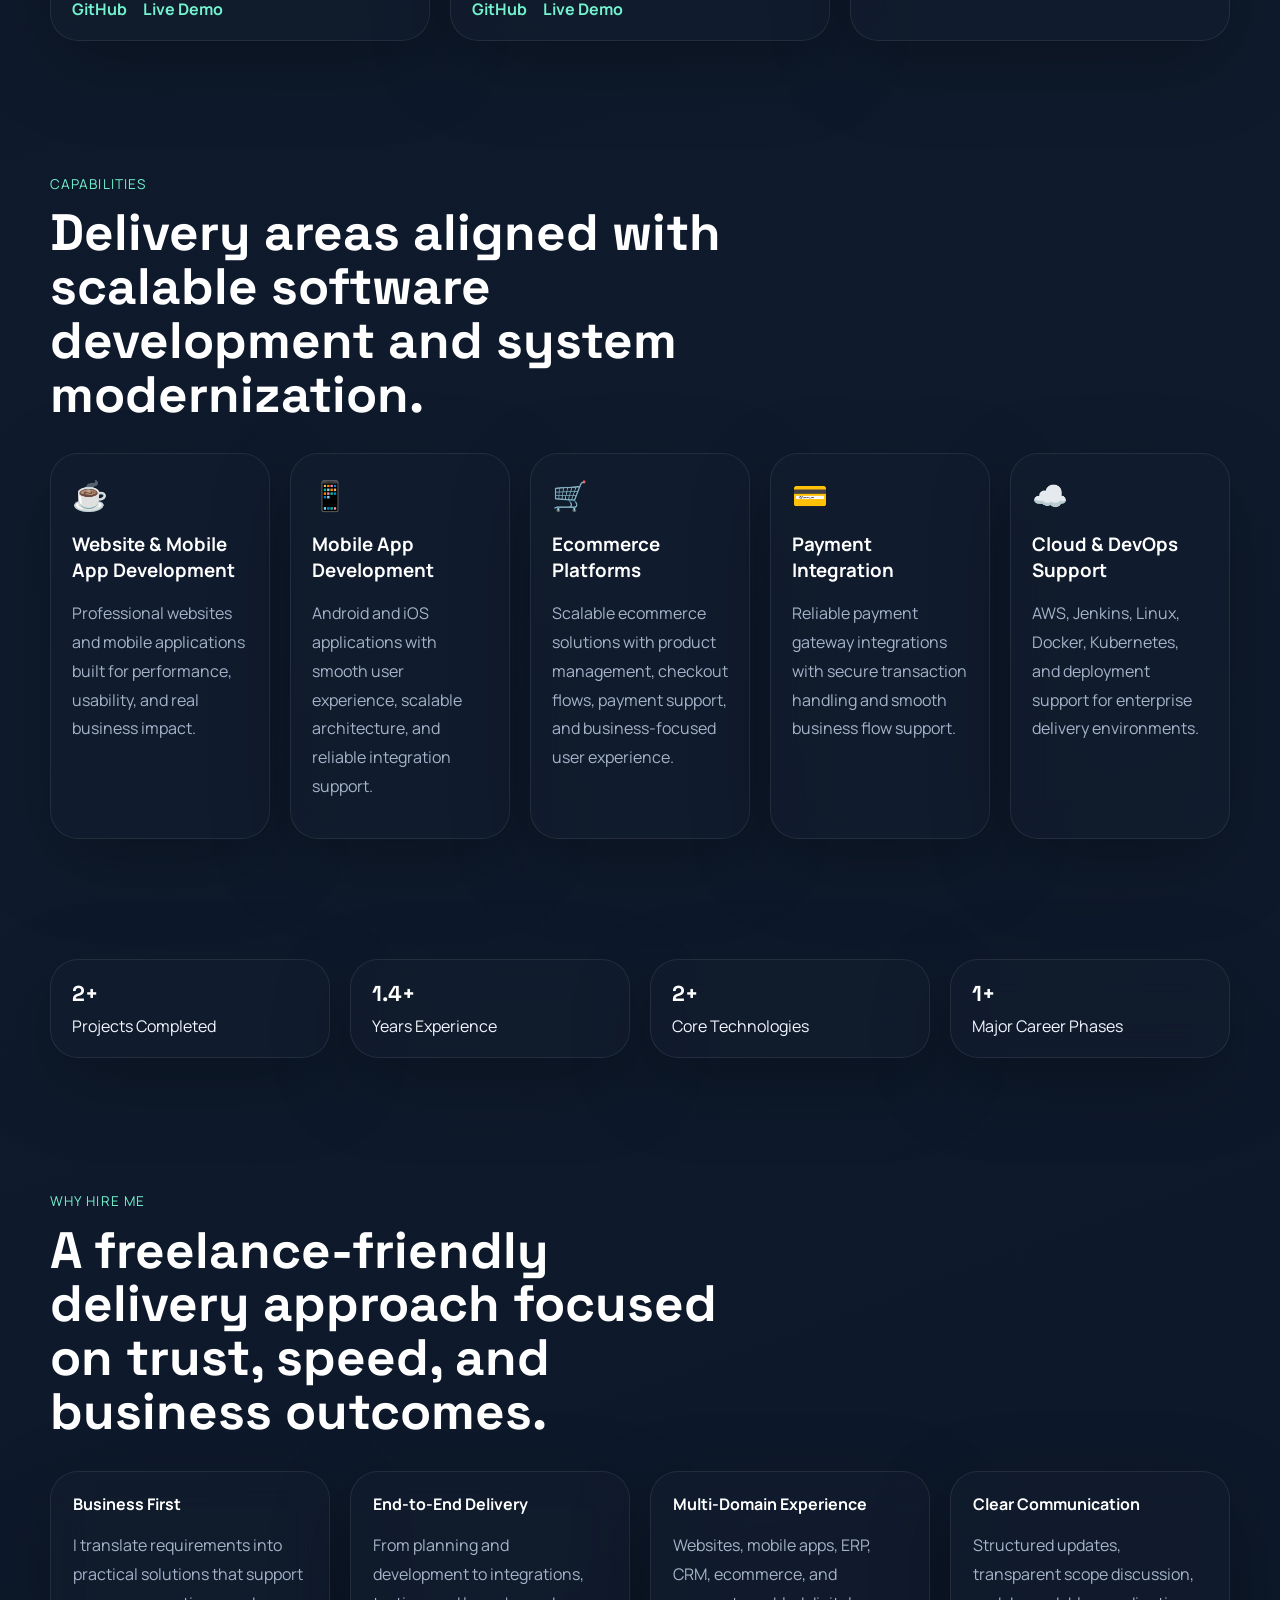
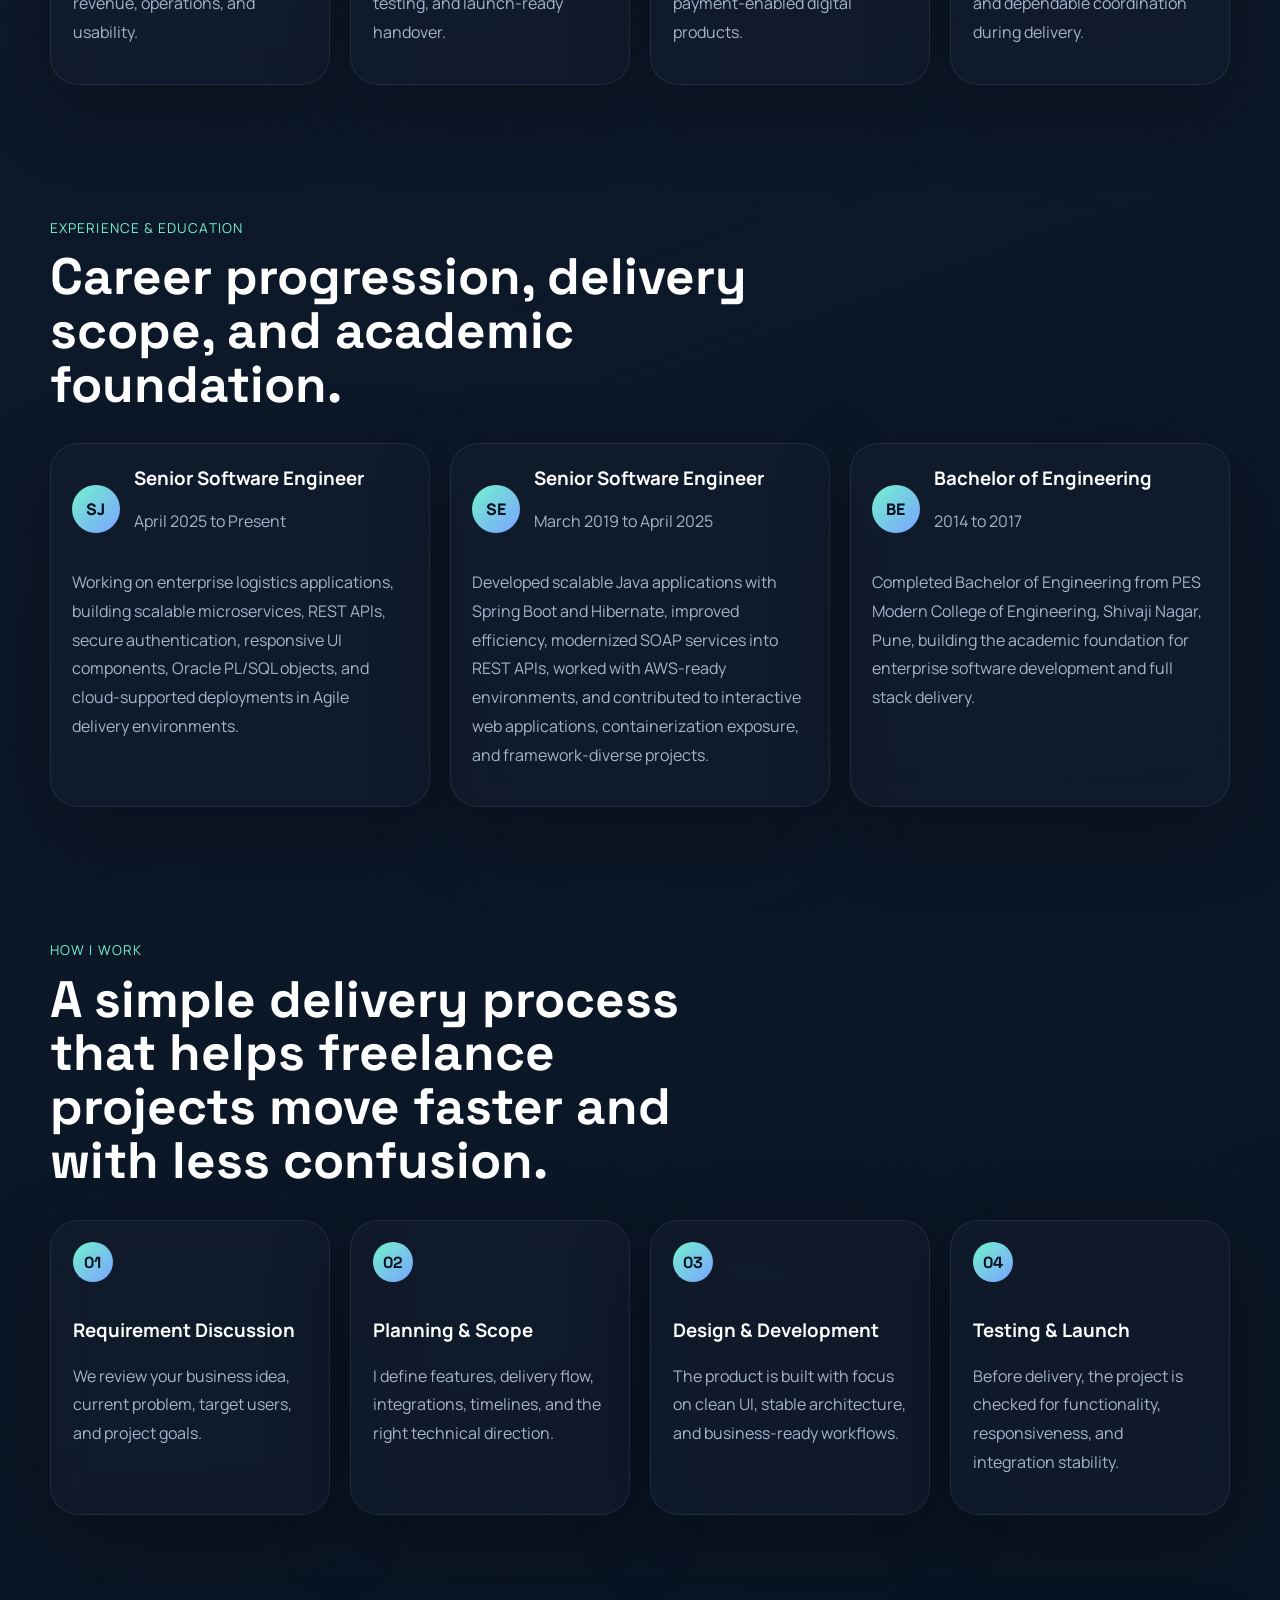
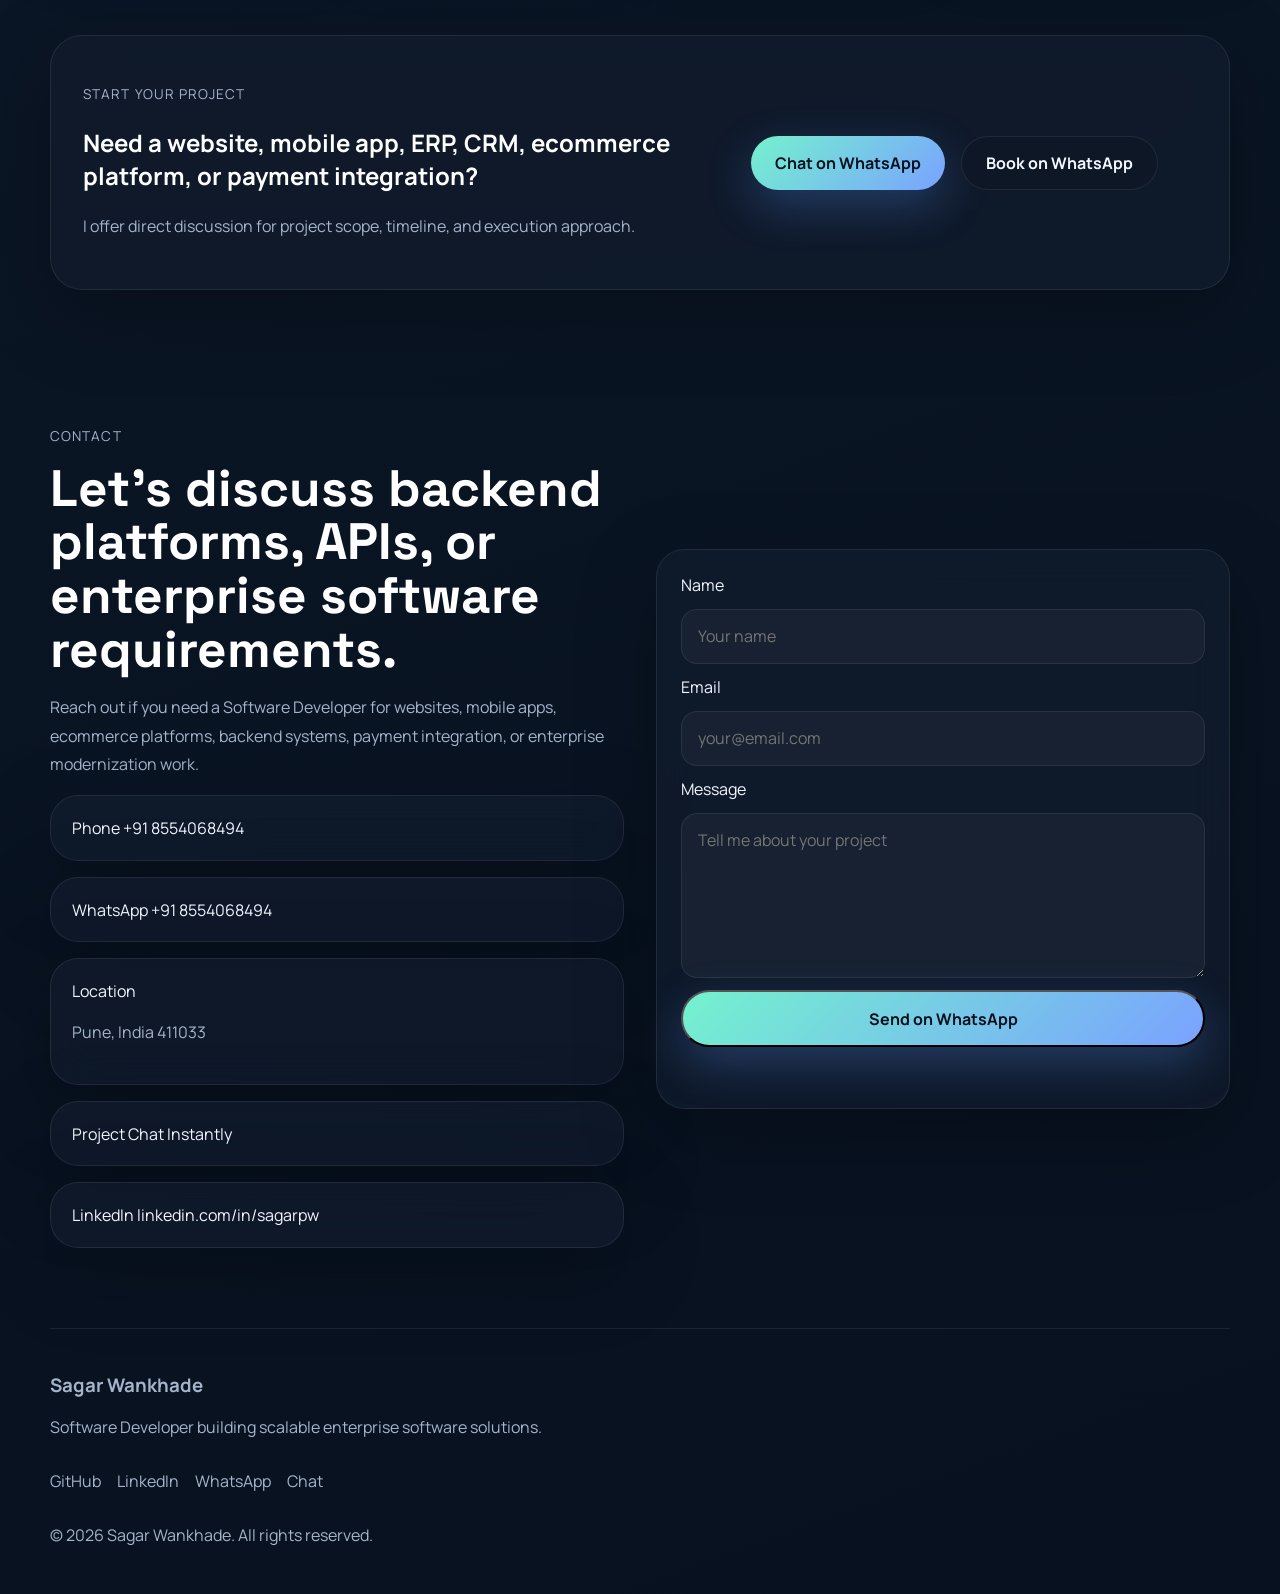
<file: portfolio/index.html>
<!DOCTYPE html>
<html lang="en">
<head>
  <meta charset="UTF-8">
  <meta name="viewport" content="width=device-width, initial-scale=1.0">
  <meta http-equiv="refresh" content="0; url=../">
  <title>Redirecting...</title>
  <link rel="canonical" href="https://sagarwankhade.github.io/portfolio/">
  <script>
    window.location.replace("../");
  </script>
</head>
<body>
  <p>Redirecting to the portfolio...</p>
</body>
</html>
</file>
<file: style.css>
:root {
  --bg: #07111f;
  --bg-soft: #0f1b2d;
  --surface: rgba(18, 29, 46, 0.68);
  --surface-strong: rgba(15, 24, 38, 0.88);
  --surface-border: rgba(255, 255, 255, 0.08);
  --text: #f3f7ff;
  --muted: #a6b4cb;
  --heading: #ffffff;
  --primary: #74f2ce;
  --secondary: #7aa2ff;
  --accent: #ff8d6c;
  --shadow: 0 24px 80px rgba(0, 0, 0, 0.28);
  --radius-lg: 28px;
  --radius-md: 20px;
  --radius-sm: 14px;
  --container: min(1180px, calc(100% - 2rem));
  --transition: 260ms ease;
}

body.light-theme {
  --bg: #edf4ff;
  --bg-soft: #f7fbff;
  --surface: rgba(255, 255, 255, 0.72);
  --surface-strong: rgba(255, 255, 255, 0.9);
  --surface-border: rgba(11, 34, 61, 0.08);
  --text: #14233c;
  --muted: #5f6f87;
  --heading: #081120;
  --primary: #006d77;
  --secondary: #4a67ff;
  --accent: #ff7a45;
  --shadow: 0 24px 80px rgba(42, 81, 144, 0.14);
}

* {
  box-sizing: border-box;
}

html {
  scroll-behavior: smooth;
}

body {
  margin: 0;
  font-family: "Manrope", sans-serif;
  color: var(--text);
  background:
    radial-gradient(circle at top left, rgba(116, 242, 206, 0.08), transparent 30%),
    radial-gradient(circle at top right, rgba(122, 162, 255, 0.12), transparent 34%),
    linear-gradient(160deg, var(--bg) 0%, var(--bg-soft) 55%, var(--bg) 100%);
  min-height: 100vh;
  overflow-x: hidden;
}

.splash-cursor {
  position: fixed;
  inset: 0;
  width: 100%;
  height: 100%;
  pointer-events: none;
  z-index: 6;
  opacity: 0.82;
  mix-blend-mode: screen;
}

a {
  color: inherit;
  text-decoration: none;
}

img {
  max-width: 100%;
  display: block;
}

button,
input,
textarea {
  font: inherit;
}

.page-shell {
  position: relative;
  isolation: isolate;
}

.aurora {
  position: fixed;
  inset: auto;
  width: 38rem;
  height: 38rem;
  border-radius: 50%;
  filter: blur(80px);
  z-index: -1;
  opacity: 0.38;
}

.aurora-one {
  top: -8rem;
  left: -10rem;
  background: linear-gradient(135deg, rgba(116, 242, 206, 0.46), rgba(122, 162, 255, 0.12));
}

.aurora-two {
  right: -10rem;
  top: 18rem;
  background: linear-gradient(135deg, rgba(255, 141, 108, 0.32), rgba(122, 162, 255, 0.16));
}

.container {
  width: var(--container);
  margin: 0 auto;
}

.glass-card {
  background: var(--surface);
  border: 1px solid var(--surface-border);
  backdrop-filter: blur(18px);
  -webkit-backdrop-filter: blur(18px);
  box-shadow: var(--shadow);
}

.site-header {
  position: sticky;
  top: 0;
  z-index: 20;
  padding: 1rem 0;
  backdrop-filter: blur(16px);
  -webkit-backdrop-filter: blur(16px);
  background: rgba(5, 10, 18, 0.2);
}

.navbar {
  display: flex;
  align-items: center;
  justify-content: space-between;
  gap: 1rem;
}

.brand {
  display: inline-flex;
  align-items: center;
  gap: 0.8rem;
  font-family: "Space Grotesk", sans-serif;
  font-weight: 700;
}

.brand-mark {
  display: grid;
  place-items: center;
  width: 2.6rem;
  height: 2.6rem;
  border-radius: 0.9rem;
  color: #04111d;
  background: linear-gradient(135deg, var(--primary), var(--secondary));
}

.nav-panel {
  display: flex;
  align-items: center;
  gap: 1.2rem;
}

.nav-panel a {
  color: var(--muted);
  transition: color var(--transition);
}

.nav-panel a:hover,
.nav-panel a.active {
  color: var(--text);
}

.nav-toggle {
  display: none;
  border: 0;
  background: transparent;
  padding: 0;
}

.nav-toggle span {
  display: block;
  width: 1.7rem;
  height: 2px;
  margin: 0.35rem 0;
  background: var(--text);
  transition: transform var(--transition), opacity var(--transition);
}

.theme-toggle {
  border: 0;
  background: transparent;
  cursor: pointer;
  padding: 0;
}

.theme-toggle-track {
  width: 3.7rem;
  height: 2rem;
  background: rgba(255, 255, 255, 0.1);
  border: 1px solid var(--surface-border);
  border-radius: 999px;
  display: inline-flex;
  align-items: center;
  padding: 0.25rem;
}

.theme-toggle-thumb {
  width: 1.35rem;
  height: 1.35rem;
  border-radius: 50%;
  background: linear-gradient(135deg, var(--primary), var(--accent));
  transition: transform var(--transition);
}

body.light-theme .theme-toggle-thumb {
  transform: translateX(1.65rem);
}

.hero-section {
  position: relative;
  padding: 5.5rem 0 3rem;
  min-height: 100vh;
  display: grid;
  align-items: center;
  overflow: hidden;
}

.hero-dot-grid {
  position: absolute;
  inset: 0;
  z-index: 0;
  pointer-events: none;
  opacity: 0.28;
}

.hero-dot-grid canvas {
  width: 100%;
  height: 100%;
  display: block;
}

.hero-grid,
.section-grid,
.contact-grid,
.about-grid {
  display: grid;
  gap: 2rem;
}

.hero-grid,
.about-grid,
.contact-grid {
  grid-template-columns: repeat(2, minmax(0, 1fr));
  align-items: center;
}

.hero-copy,
.hero-visual {
  position: relative;
  z-index: 1;
}

.eyebrow,
.section-tag,
.project-tech {
  letter-spacing: 0.08em;
  text-transform: uppercase;
  color: var(--primary);
  font-size: 0.85rem;
}

.hero-copy h1,
.section-heading h2,
.about-copy h2,
.contact-copy h2 {
  margin: 0;
  font-family: "Space Grotesk", sans-serif;
  font-size: clamp(2.6rem, 6vw, 5.3rem);
  line-height: 0.95;
  color: var(--heading);
}

.section-heading h2,
.about-copy h2,
.contact-copy h2 {
  font-size: clamp(2rem, 4vw, 3.3rem);
  line-height: 1.05;
}

.text-gradient {
  background: linear-gradient(135deg, var(--primary), var(--secondary), var(--accent));
  -webkit-background-clip: text;
  background-clip: text;
  color: transparent;
}

.hero-subtitle {
  margin: 1rem 0 0.25rem;
  font-size: 1.2rem;
  color: var(--muted);
}

.hero-intro {
  margin: 0 0 0.45rem;
  color: var(--muted);
  font-size: 1rem;
}

.typing-line {
  min-height: 2rem;
  margin: 0.2rem 0 1rem;
  font-size: 1.1rem;
  color: var(--text);
}

.typed-text::after {
  content: "";
  display: inline-block;
  width: 2px;
  height: 1em;
  margin-left: 0.2rem;
  vertical-align: -0.12em;
  background: currentColor;
  animation: blink 0.8s steps(1) infinite;
}

@keyframes blink {
  50% {
    opacity: 0;
  }
}

.hero-description,
.about-copy p,
.contact-copy p,
.service-card p,
.testimonial-card p,
.project-content p {
  color: var(--muted);
  line-height: 1.8;
}

.hero-actions,
.project-links,
.footer-links {
  display: flex;
  flex-wrap: wrap;
  gap: 1rem;
}

.btn {
  display: inline-flex;
  align-items: center;
  justify-content: center;
  min-width: 10.5rem;
  padding: 0.95rem 1.5rem;
  border-radius: 999px;
  font-weight: 700;
  transition: transform var(--transition), box-shadow var(--transition), border-color var(--transition);
}

.btn:hover {
  transform: translateY(-3px);
}

.btn-primary {
  color: #04111d;
  background: linear-gradient(135deg, var(--primary), var(--secondary));
  box-shadow: 0 16px 45px rgba(90, 154, 255, 0.28);
}

.btn-secondary {
  border: 1px solid var(--surface-border);
  background: var(--surface-strong);
}

.btn-whatsapp {
  color: #04111d;
  background: linear-gradient(135deg, #61f4a6, #23d366);
  box-shadow: 0 16px 45px rgba(35, 211, 102, 0.25);
}

.hero-meta,
.about-highlights,
.contact-cards {
  display: grid;
  gap: 1rem;
}

.hero-meta {
  grid-template-columns: repeat(2, minmax(0, 1fr));
  margin-top: 2rem;
}

.hero-trust {
  display: flex;
  flex-wrap: wrap;
  gap: 0.8rem;
  margin-top: 1.4rem;
}

.hero-trust span {
  padding: 0.7rem 1rem;
  border-radius: 999px;
  color: var(--heading);
  background: rgba(255, 255, 255, 0.06);
  border: 1px solid rgba(255, 255, 255, 0.08);
  backdrop-filter: blur(12px);
  -webkit-backdrop-filter: blur(12px);
}

.hero-strip {
  display: grid;
  gap: 1rem;
  margin-top: 1.5rem;
}

.strip-card {
  padding: 0.95rem 1.2rem;
  border-radius: 999px;
  color: var(--heading);
}

.meta-card,
.highlight-card,
.contact-card,
.stat-card,
.testimonial-card,
.service-card,
.project-card,
.contact-form {
  border-radius: var(--radius-lg);
}

.meta-card,
.highlight-card,
.stat-card,
.testimonial-card,
.service-card,
.contact-card {
  padding: 1.3rem;
}

.meta-card strong,
.highlight-card strong,
.stat-card strong {
  display: block;
  margin-bottom: 0.45rem;
  font-family: "Space Grotesk", sans-serif;
  font-size: 1.35rem;
  color: var(--heading);
}

.hero-visual {
  position: relative;
}

.hero-orbit {
  position: relative;
  padding: 2rem;
  border-radius: 2rem;
  min-height: 32rem;
  overflow: hidden;
}

.hero-orbit::before,
.hero-orbit::after {
  content: "";
  position: absolute;
  border-radius: 50%;
  border: 1px solid rgba(255, 255, 255, 0.08);
}

.hero-orbit::before {
  width: 20rem;
  height: 20rem;
  right: -6rem;
  top: 2rem;
}

.hero-orbit::after {
  width: 14rem;
  height: 14rem;
  left: -4rem;
  bottom: 2rem;
}

.code-window {
  position: relative;
  z-index: 1;
  padding: 1.4rem;
  border-radius: 1.4rem;
  background: rgba(8, 14, 24, 0.82);
  border: 1px solid rgba(255, 255, 255, 0.08);
}

.window-dots {
  display: flex;
  gap: 0.45rem;
  margin-bottom: 1rem;
}

.window-dots span {
  width: 0.7rem;
  height: 0.7rem;
  border-radius: 50%;
  background: linear-gradient(135deg, var(--primary), var(--accent));
}

.code-lines {
  display: grid;
  gap: 0.65rem;
  color: #dbe7ff;
  font-family: "Space Grotesk", sans-serif;
  font-size: 0.98rem;
}

.floating-badges {
  display: flex;
  flex-wrap: wrap;
  gap: 0.8rem;
  margin-top: 1.4rem;
}

.floating-badges span,
.skill-badge {
  padding: 0.9rem 1rem;
  border-radius: 999px;
  background: rgba(255, 255, 255, 0.06);
  border: 1px solid rgba(255, 255, 255, 0.08);
}

.section {
  padding: 2.5rem 0 5rem;
}

.section-heading {
  max-width: 44rem;
  margin-bottom: 2rem;
}

.photo-frame {
  padding: 1rem;
  border-radius: 2rem;
}

.photo-frame img {
  border-radius: 1.4rem;
  aspect-ratio: 0.8 / 1.08;
  object-fit: cover;
  width: 100%;
}

.about-highlights {
  grid-template-columns: repeat(3, minmax(0, 1fr));
  margin-top: 1.5rem;
}

.skills-grid,
.trust-grid,
.process-grid,
.services-grid,
.stats-grid,
.testimonials-grid,
.projects-grid {
  display: grid;
  gap: 1.25rem;
}

.skills-grid {
  grid-template-columns: repeat(3, minmax(0, 1fr));
}

.skill-badge {
  text-align: center;
  color: var(--heading);
  font-weight: 700;
}

.projects-grid {
  grid-template-columns: repeat(3, minmax(0, 1fr));
}

.project-card {
  overflow: hidden;
  transition: transform var(--transition), border-color var(--transition);
}

.project-card:hover,
.service-card:hover,
.testimonial-card:hover,
.stat-card:hover,
.highlight-card:hover,
.contact-card:hover {
  transform: translateY(-6px);
  border-color: rgba(116, 242, 206, 0.28);
}

.project-card img {
  aspect-ratio: 16 / 10;
  object-fit: cover;
  width: 100%;
}

.project-content {
  padding: 1.3rem;
}

.project-content h3,
.service-card h3,
.testimonial-head h3 {
  margin: 0 0 0.4rem;
  color: var(--heading);
}

.project-links a {
  font-weight: 700;
  color: var(--primary);
}

.services-grid {
  grid-template-columns: repeat(5, minmax(0, 1fr));
}

.solutions-grid {
  grid-template-columns: repeat(5, minmax(0, 1fr));
}

.service-icon {
  font-size: 1.8rem;
  margin-bottom: 1rem;
}

.stats-grid {
  grid-template-columns: repeat(4, minmax(0, 1fr));
}

.counter {
  font-size: 3rem;
}

.counter::after {
  content: "+";
}

.testimonials-grid {
  grid-template-columns: repeat(3, minmax(0, 1fr));
}

.trust-grid {
  grid-template-columns: repeat(4, minmax(0, 1fr));
}

.process-grid {
  grid-template-columns: repeat(4, minmax(0, 1fr));
}

.trust-card,
.process-card {
  padding: 1.35rem;
  border-radius: var(--radius-lg);
}

.trust-card strong,
.process-card h3,
.cta-banner h2 {
  color: var(--heading);
}

.trust-card p,
.process-card p,
.cta-banner p {
  color: var(--muted);
  line-height: 1.8;
}

.process-card span {
  display: inline-flex;
  width: 2.5rem;
  height: 2.5rem;
  align-items: center;
  justify-content: center;
  border-radius: 50%;
  margin-bottom: 1rem;
  font-family: "Space Grotesk", sans-serif;
  font-weight: 700;
  color: #04111d;
  background: linear-gradient(135deg, var(--primary), var(--secondary));
}

.cta-banner {
  padding: 2rem;
  border-radius: 2rem;
  display: grid;
  grid-template-columns: minmax(0, 1.3fr) minmax(0, 0.9fr);
  gap: 1.5rem;
  align-items: center;
}

.testimonial-head {
  display: flex;
  align-items: center;
  gap: 0.9rem;
}

.avatar {
  width: 3rem;
  height: 3rem;
  border-radius: 50%;
  display: grid;
  place-items: center;
  font-weight: 800;
  color: #04111d;
  background: linear-gradient(135deg, var(--primary), var(--secondary));
}

.contact-form {
  padding: 1.5rem;
  display: grid;
  gap: 0.8rem;
}

.contact-form input,
.contact-form textarea {
  width: 100%;
  border: 1px solid var(--surface-border);
  border-radius: 1rem;
  padding: 0.95rem 1rem;
  color: var(--text);
  background: rgba(255, 255, 255, 0.04);
  outline: none;
  transition: border-color var(--transition), box-shadow var(--transition);
}

.contact-form input:focus,
.contact-form textarea:focus {
  border-color: rgba(116, 242, 206, 0.45);
  box-shadow: 0 0 0 4px rgba(116, 242, 206, 0.12);
}

.form-feedback {
  min-height: 1.5rem;
  margin: 0;
  color: var(--primary);
}

.site-footer {
  padding: 0 0 2rem;
}

.whatsapp-float {
  position: fixed;
  right: 1rem;
  bottom: 0.9rem;
  width: 3.2rem;
  height: 3.2rem;
  border-radius: 50%;
  display: grid;
  place-items: center;
  z-index: 25;
  font-weight: 700;
  color: #04111d;
  background: linear-gradient(135deg, #61f4a6, #23d366);
  box-shadow: 0 16px 45px rgba(35, 211, 102, 0.28);
}

.whatsapp-float img {
  width: 2.7rem;
  height: 2.7rem;
  object-fit: contain;
}

.footer-content {
  display: grid;
  gap: 1rem;
  border-top: 1px solid rgba(255, 255, 255, 0.08);
  padding-top: 1.5rem;
  color: var(--muted);
}

.reveal {
  opacity: 0;
  transform: translateY(30px);
  transition: opacity 700ms ease, transform 700ms ease;
}

.reveal.visible {
  opacity: 1;
  transform: translateY(0);
}

@media (max-width: 1100px) {
  .projects-grid {
    grid-template-columns: repeat(2, minmax(0, 1fr));
  }

  .services-grid {
    grid-template-columns: repeat(3, minmax(0, 1fr));
  }

  .solutions-grid,
  .trust-grid,
  .process-grid,
  .about-highlights,
  .stats-grid,
  .testimonials-grid {
    grid-template-columns: repeat(2, minmax(0, 1fr));
  }
}

@media (max-width: 820px) {
  .nav-toggle {
    display: inline-block;
  }

  .nav-panel {
    position: absolute;
    top: calc(100% + 0.8rem);
    left: 1rem;
    right: 1rem;
    flex-direction: column;
    align-items: flex-start;
    padding: 1rem;
    border-radius: 1.3rem;
    background: var(--surface-strong);
    border: 1px solid var(--surface-border);
    box-shadow: var(--shadow);
    opacity: 0;
    pointer-events: none;
    transform: translateY(-10px);
    transition: opacity var(--transition), transform var(--transition);
  }

  .nav-panel.open {
    opacity: 1;
    pointer-events: auto;
    transform: translateY(0);
  }

  .hero-grid,
  .about-grid,
  .contact-grid,
  .cta-banner {
    grid-template-columns: 1fr;
  }

  .hero-section {
    padding-top: 3rem;
  }

  .hero-orbit {
    min-height: auto;
  }

  .skills-grid,
  .solutions-grid,
  .trust-grid,
  .process-grid,
  .services-grid,
  .stats-grid,
  .testimonials-grid,
  .projects-grid,
  .about-highlights,
  .hero-meta {
    grid-template-columns: 1fr;
  }

  .hero-trust {
    gap: 0.65rem;
  }
}

@media (max-width: 560px) {
  .site-header {
    padding: 0.85rem 0;
  }

  .brand-text {
    display: none;
  }

  .hero-copy h1 {
    font-size: clamp(2.3rem, 11vw, 3.4rem);
  }

  .btn {
    width: 100%;
  }

  .hero-actions,
  .footer-links,
  .project-links {
    flex-direction: column;
  }
}
</file>
